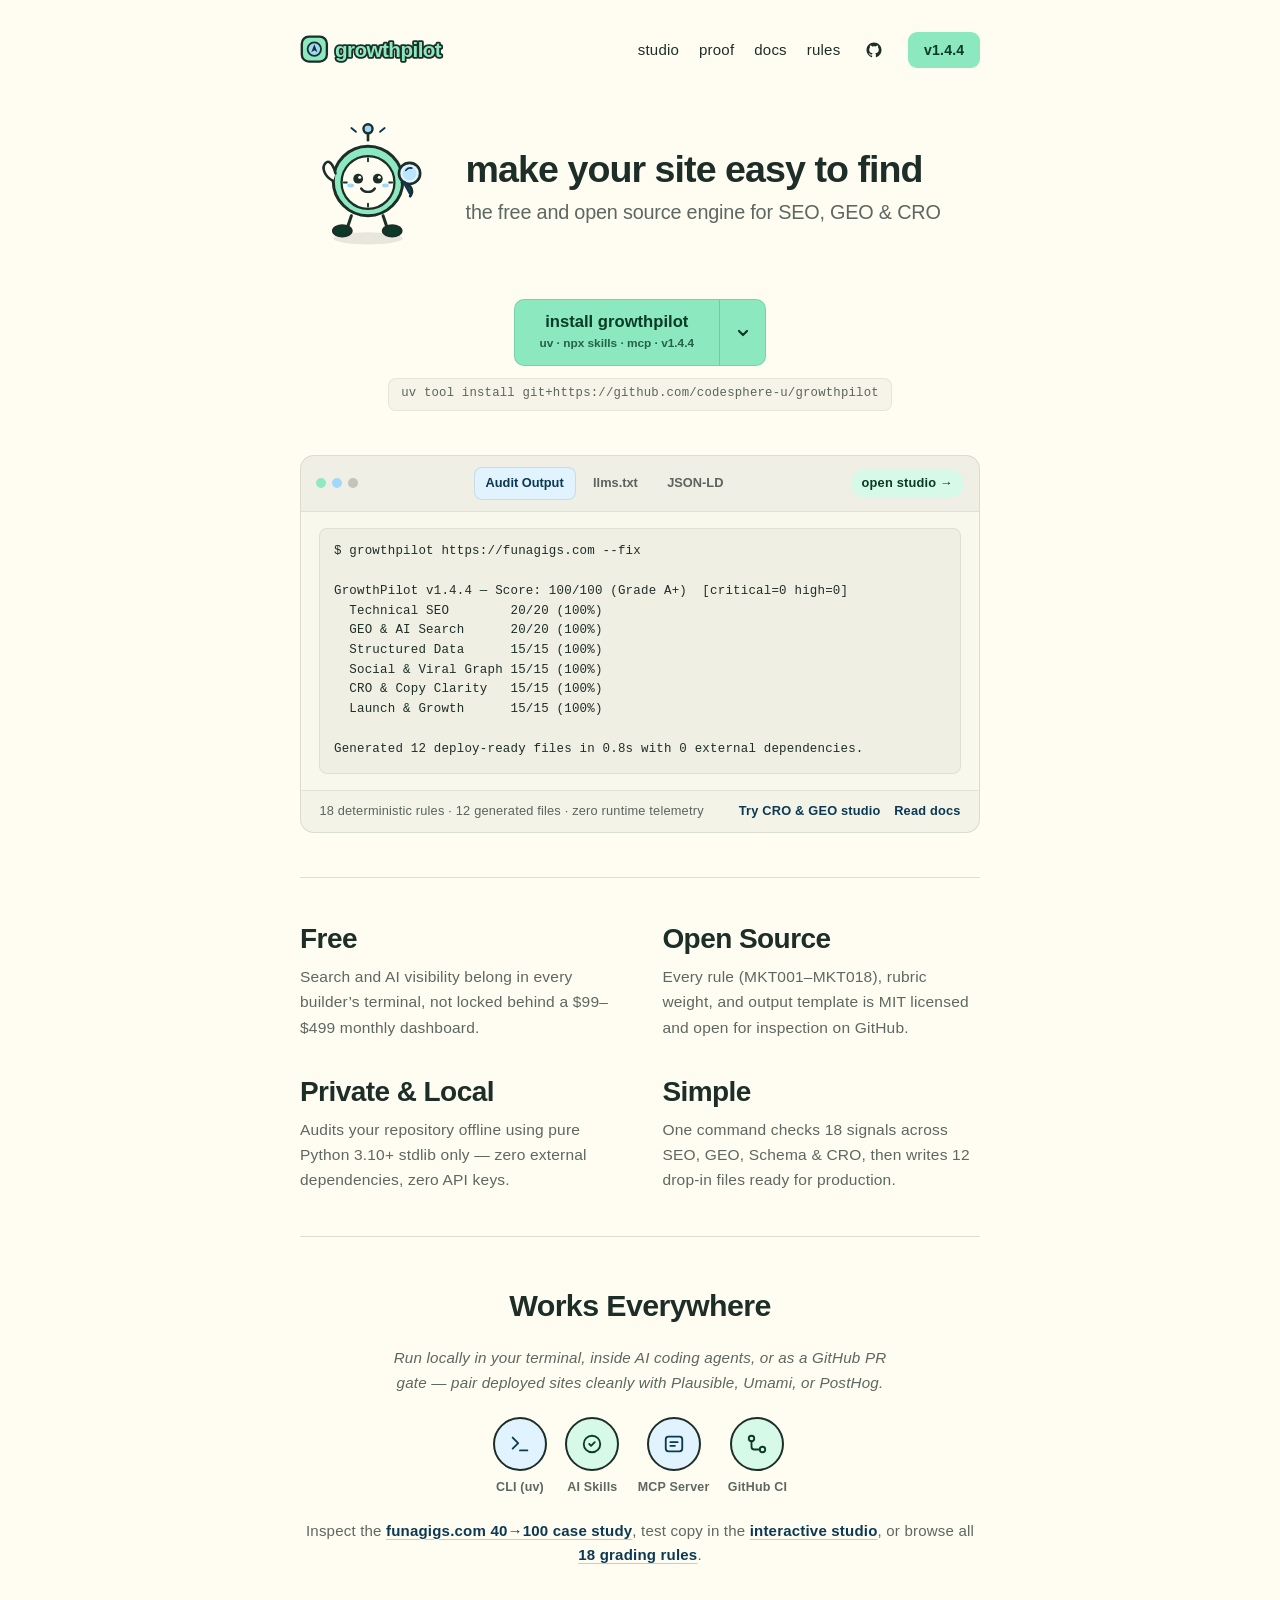
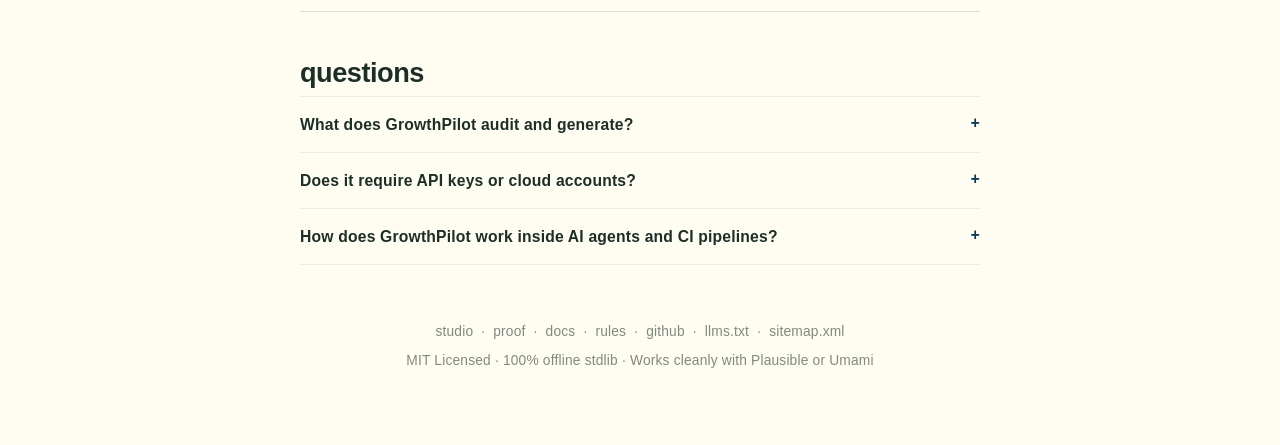
<file: website/index.html>
<!doctype html>
<html lang="en">
  <head>
    <meta charset="utf-8" />
    <meta name="viewport" content="width=device-width, initial-scale=1.0" />
    <title>GrowthPilot — Autonomous SEO, GEO/AEO &amp; CRO Engine</title>
    <meta
      name="description"
      content="Free, zero-dependency engine auditing codebases and live URLs across 18 SEO, GEO (llms.txt), Schema.org &amp; CRO rules to build 12 ready-to-deploy assets."
    />
    <meta
      name="keywords"
      content="GrowthPilot, technical SEO audit, GEO, AEO, llms.txt generator, Schema.org JSON-LD, CRO grader, SARIF CI"
    />
    <meta name="author" content="GrowthPilot Contributors" />
    <meta name="robots" content="index, follow" />
    <meta name="theme-color" content="#fffdf2" />
    <link rel="canonical" href="https://codesphere-u.github.io/growthpilot/" />
    <link rel="icon" type="image/svg+xml" href="./favicon.svg?v=1.4.4" />
    <link rel="manifest" href="./manifest.webmanifest" />

    <meta property="og:type" content="website" />
    <meta property="og:url" content="https://codesphere-u.github.io/growthpilot/" />
    <meta property="og:site_name" content="GrowthPilot" />
    <meta property="og:title" content="GrowthPilot — Autonomous SEO, GEO/AEO &amp; CRO Engine" />
    <meta
      property="og:description"
      content="18 deterministic rules. 12 deploy-ready files. Audit repos and live URLs for search engines, AI answer engines, and conversions locally."
    />
    <meta property="og:image" content="https://codesphere-u.github.io/growthpilot/og-image.svg" />
    <meta property="og:image:width" content="1200" />
    <meta property="og:image:height" content="630" />
    <meta property="og:image:alt" content="GrowthPilot mint and sky social card showing 100/100 Grade A+ score" />

    <meta name="twitter:card" content="summary_large_image" />
    <meta name="twitter:title" content="GrowthPilot — Autonomous SEO, GEO/AEO &amp; CRO Engine" />
    <meta
      name="twitter:description"
      content="Zero-dependency CLI, MCP server &amp; CI gate for SEO, llms.txt (GEO/AEO), JSON-LD schema, and high-converting copy."
    />
    <meta name="twitter:image" content="https://codesphere-u.github.io/growthpilot/og-image.svg" />

    <link rel="stylesheet" href="./styles.css?v=1.4.4" />

    <script type="application/ld+json">
      {
        "@context": "https://schema.org",
        "@graph": [
          {
            "@type": "Organization",
            "@id": "https://codesphere-u.github.io/growthpilot/#org",
            "name": "GrowthPilot",
            "url": "https://codesphere-u.github.io/growthpilot/",
            "sameAs": [
              "https://github.com/codesphere-u/growthpilot"
            ]
          },
          {
            "@type": "WebSite",
            "@id": "https://codesphere-u.github.io/growthpilot/#website",
            "url": "https://codesphere-u.github.io/growthpilot/",
            "name": "GrowthPilot",
            "publisher": {
              "@id": "https://codesphere-u.github.io/growthpilot/#org"
            }
          },
          {
            "@type": "SoftwareApplication",
            "@id": "https://codesphere-u.github.io/growthpilot/#software",
            "name": "GrowthPilot",
            "applicationCategory": "DeveloperApplication",
            "operatingSystem": "macOS, Linux, Windows",
            "softwareVersion": "1.4.4",
            "license": "https://opensource.org/licenses/MIT",
            "url": "https://codesphere-u.github.io/growthpilot/",
            "downloadUrl": "https://github.com/codesphere-u/growthpilot",
            "description": "Zero-dependency autonomous marketing, technical SEO, GEO/AEO (llms.txt), Schema.org JSON-LD, and CRO engine with CLI, MCP server, and GitHub Action support.",
            "publisher": {
              "@id": "https://codesphere-u.github.io/growthpilot/#org"
            },
            "offers": {
              "@type": "Offer",
              "price": "0",
              "priceCurrency": "USD"
            }
          },
          {
            "@type": "FAQPage",
            "mainEntity": [
              {
                "@type": "Question",
                "name": "What does GrowthPilot audit and generate?",
                "acceptedAnswer": {
                  "@type": "Answer",
                  "text": "GrowthPilot scores any local repository or live URL across 18 rules spanning Technical SEO, GEO & AI Search, Structured Data, Social Graph, CRO & Copy, and Launch readiness — generating 12 files including llms.txt, robots.txt, sitemap.xml, SEO_SCHEMA.jsonld, and HEAD_TAGS.html."
                }
              },
              {
                "@type": "Question",
                "name": "Does it require API keys or cloud accounts?",
                "acceptedAnswer": {
                  "@type": "Answer",
                  "text": "No. GrowthPilot runs 100% locally on Python 3.10+ using only the standard library with zero external runtime dependencies and zero telemetry."
                }
              },
              {
                "@type": "Question",
                "name": "How does GrowthPilot work inside AI agents and CI pipelines?",
                "acceptedAnswer": {
                  "@type": "Answer",
                  "text": "Install it as a skill in Claude Code, Cursor, Codex, or Antigravity, start its stdio MCP server with growthpilot --mcp, or add the codesphere-u/growthpilot GitHub Action with SARIF 2.1.0 upload."
                }
              }
            ]
          }
        ]
      }
    </script>
  </head>
  <body>
    <div class="page-col">
      <header class="site-header">
        <a class="brand-link" href="./" aria-label="GrowthPilot home">
          <svg class="brand-wordmark-svg" width="190" height="36" viewBox="0 0 212 40" fill="none" role="img" aria-label="growthpilot">
            <rect x="2" y="5" width="28" height="28" rx="8" fill="#8ce9bf" stroke="#1d2e28" stroke-width="2.6" />
            <circle cx="16" cy="19" r="7.5" fill="#9dd8fb" stroke="#1d2e28" stroke-width="2" />
            <path d="M16 13.5L19.4 22.5L16 20.4L12.6 22.5L16 13.5Z" fill="#1d2e28" />
            <text x="39" y="28" font-family="-apple-system, BlinkMacSystemFont, 'Segoe UI', Roboto, sans-serif" font-size="23" font-weight="800" letter-spacing="-0.6" fill="none" stroke="#1d2e28" stroke-width="4" stroke-linejoin="round">growthpilot</text>
            <text x="39" y="28" font-family="-apple-system, BlinkMacSystemFont, 'Segoe UI', Roboto, sans-serif" font-size="23" font-weight="800" letter-spacing="-0.6" fill="#8ce9bf">growthpilot</text>
          </svg>
        </a>

        <nav class="header-nav" aria-label="Primary navigation">
          <a href="./studio.html">studio</a>
          <a href="./proof.html">proof</a>
          <a href="./docs.html">docs</a>
          <a href="./rules.html">rules</a>
          <a
            class="icon-link"
            href="https://github.com/codesphere-u/growthpilot"
            target="_blank"
            rel="noopener noreferrer"
            aria-label="GrowthPilot on GitHub"
          >
            <svg width="18" height="18" viewBox="0 0 24 24" fill="currentColor" aria-hidden="true">
              <path
                d="M12 2C6.477 2 2 6.484 2 12.017c0 4.425 2.865 8.18 6.839 9.504.5.092.682-.217.682-.483 0-.237-.008-.868-.013-1.703-2.782.605-3.369-1.343-3.369-1.343-.454-1.158-1.11-1.466-1.11-1.466-.908-.62.069-.608.069-.608 1.003.07 1.53 1.032 1.53 1.032.892 1.53 2.341 1.088 2.91.832.092-.647.35-1.088.636-1.338-2.22-.253-4.555-1.113-4.555-4.951 0-1.093.39-1.988 1.029-2.688-.103-.253-.446-1.272.098-2.65 0 0 .84-.27 2.75 1.026A9.564 9.564 0 0112 6.844c.85.004 1.705.115 2.504.337 1.909-1.296 2.747-1.027 2.747-1.027.546 1.379.202 2.398.1 2.651.64.7 1.028 1.595 1.028 2.688 0 3.848-2.339 4.695-4.566 4.943.359.309.678.92.678 1.855 0 1.338-.012 2.419-.012 2.747 0 .268.18.58.688.482A10.019 10.019 0 0022 12.017C22 6.484 17.522 2 12 2z"
              />
            </svg>
          </a>
          <a
            class="nav-pill"
            href="https://github.com/codesphere-u/growthpilot/releases"
            target="_blank"
            rel="noopener noreferrer"
          >
            v1.4.4
          </a>
        </nav>
      </header>

      <main>
        <section class="hero-duo" aria-labelledby="hero-title">
          <div class="mascot-wrap">
            <!-- Original GrowthPilot vintage-editorial compass scout mascot in mint green & sky blue -->
            <svg
              width="136"
              height="136"
              viewBox="0 0 180 180"
              fill="none"
              role="img"
              aria-label="GrowthPilot compass scout mascot inspecting signals with a sky-blue magnifying lens"
            >
              <ellipse cx="90" cy="158" rx="46" ry="8" fill="#1d2e28" fill-opacity="0.1" />
              <path d="M68 128L62 146" stroke="#1d2e28" stroke-width="4" stroke-linecap="round" />
              <ellipse cx="56" cy="148" rx="12" ry="7" fill="#093b26" stroke="#1d2e28" stroke-width="3.5" />
              <path d="M110 128L116 146" stroke="#1d2e28" stroke-width="4" stroke-linecap="round" />
              <ellipse cx="122" cy="148" rx="12" ry="7" fill="#093b26" stroke="#1d2e28" stroke-width="3.5" />

              <path d="M90 28L90 16" stroke="#1d2e28" stroke-width="3.5" stroke-linecap="round" />
              <circle cx="90" cy="13" r="6" fill="#9dd8fb" stroke="#1d2e28" stroke-width="3.2" />
              <path d="M74 17L68 12M106 17L112 12" stroke="#0b3954" stroke-width="2.5" stroke-linecap="round" />

              <circle cx="90" cy="82" r="46" fill="#8ce9bf" stroke="#1d2e28" stroke-width="4" />
              <circle cx="90" cy="84" r="35" fill="#fffdf2" stroke="#1d2e28" stroke-width="3" />
              <path d="M90 52V56M90 112V116M58 84H62M118 84H122" stroke="#093b26" stroke-width="2.5" stroke-linecap="round" />

              <circle cx="77" cy="79" r="6.5" fill="#1d2e28" />
              <circle cx="79" cy="77" r="2" fill="#fffdf2" />
              <circle cx="103" cy="79" r="6.5" fill="#1d2e28" />
              <circle cx="105" cy="77" r="2" fill="#fffdf2" />
              <ellipse cx="67" cy="88" rx="4.5" ry="2.5" fill="#9dd8fb" />
              <ellipse cx="113" cy="88" rx="4.5" ry="2.5" fill="#9dd8fb" />
              <path d="M81 92C85 98 95 98 99 92" stroke="#1d2e28" stroke-width="3.2" stroke-linecap="round" />

              <path d="M44 82C32 76 28 64 34 58C40 52 46 66 47 72" fill="#fffdf2" stroke="#1d2e28" stroke-width="3.5" stroke-linecap="round" stroke-linejoin="round" />
              <path d="M135 84C146 86 151 94 146 102" stroke="#1d2e28" stroke-width="4" stroke-linecap="round" />
              <circle cx="145" cy="72" r="14" fill="#e0f3fe" stroke="#1d2e28" stroke-width="3.5" />
              <circle cx="145" cy="72" r="9" fill="#9dd8fb" fill-opacity="0.55" />
              <path d="M140 68C142 65 145 64 148 65" stroke="#0b3954" stroke-width="2.2" stroke-linecap="round" />
              <path d="M138 84L146 98" stroke="#0b3954" stroke-width="4.5" stroke-linecap="round" />
            </svg>
          </div>

          <div class="hero-copy">
            <h1 id="hero-title">make your site easy to find</h1>
            <p class="hero-sub">
              the free and open source engine for SEO, GEO &amp; CRO
            </p>
          </div>
        </section>

        <section class="cta-area" aria-label="Install GrowthPilot">
          <div class="split-btn-group">
            <button type="button" class="split-main" id="cta-main-btn">
              <strong>install growthpilot</strong>
              <span id="hero-cmd-sub">uv · npx skills · mcp · v1.4.4</span>
            </button>
            <button
              type="button"
              class="split-caret"
              id="cta-caret-btn"
              aria-expanded="false"
              aria-controls="cta-popover"
              aria-label="Choose runtime target"
            >
              <svg width="16" height="16" viewBox="0 0 16 16" fill="none" aria-hidden="true">
                <path
                  d="M4 6L8 10L12 6"
                  stroke="currentColor"
                  stroke-width="2.2"
                  stroke-linecap="round"
                  stroke-linejoin="round"
                />
              </svg>
            </button>
          </div>

          <code class="cmd-caption" id="hero-cmd">uv tool install git+https://github.com/codesphere-u/growthpilot</code>

          <div class="cta-popover" id="cta-popover" role="region" aria-label="Installation options" hidden>
            <div class="pop-tabs" role="tablist" aria-label="Runtime mode">
              <button type="button" class="pop-tab active" role="tab" aria-selected="true" data-persona="cli">
                CLI (uv)
              </button>
              <button type="button" class="pop-tab" role="tab" aria-selected="false" data-persona="agent">
                AI Skill
              </button>
              <button type="button" class="pop-tab" role="tab" aria-selected="false" data-persona="mcp">
                MCP
              </button>
              <button type="button" class="pop-tab" role="tab" aria-selected="false" data-persona="ci">
                GitHub CI
              </button>
            </div>

            <div class="pop-cmd">
              <code id="pop-cmd-code">uv tool install git+https://github.com/codesphere-u/growthpilot &amp;&amp; growthpilot .</code>
              <button type="button" class="action-mini" id="pop-copy-btn">Copy</button>
            </div>
          </div>
        </section>

        <section class="preview-frame" aria-label="GrowthPilot preview">
          <div class="frame-bar">
            <div class="dots" aria-hidden="true">
              <span></span><span></span><span></span>
            </div>
            <div class="frame-tabs" role="tablist" aria-label="Preview view">
              <button type="button" class="frame-tab active" role="tab" aria-selected="true" data-homeview="term">
                Audit Output
              </button>
              <button type="button" class="frame-tab" role="tab" aria-selected="false" data-homeview="llms">
                llms.txt
              </button>
              <button type="button" class="frame-tab" role="tab" aria-selected="false" data-homeview="schema">
                JSON-LD
              </button>
            </div>
            <a class="frame-open-link" href="./studio.html">open studio →</a>
          </div>

          <div class="preview-body">
            <pre class="code-block" id="home-preview-code">$ growthpilot https://funagigs.com --fix

GrowthPilot v1.4.4 — Score: 100/100 (Grade A+)  [critical=0 high=0]
  Technical SEO        20/20 (100%)
  GEO &amp; AI Search      20/20 (100%)
  Structured Data      15/15 (100%)
  Social &amp; Viral Graph 15/15 (100%)
  CRO &amp; Copy Clarity   15/15 (100%)
  Launch &amp; Growth      15/15 (100%)

Generated 12 deploy-ready files in 0.8s with 0 external dependencies.</pre>
          </div>

          <div class="preview-foot">
            <span>18 deterministic rules · 12 generated files · zero runtime telemetry</span>
            <div class="preview-foot-links">
              <a href="./studio.html">Try CRO &amp; GEO studio</a>
              <a href="./docs.html">Read docs</a>
            </div>
          </div>
        </section>

        <hr class="hairline" />

        <section class="editorial-grid" aria-label="Core principles">
          <div>
            <h2>Free</h2>
            <p>
              Search and AI visibility belong in every builder’s terminal, not locked behind a $99–$499 monthly dashboard.
            </p>
          </div>

          <div>
            <h2>Open Source</h2>
            <p>
              Every rule (MKT001–MKT018), rubric weight, and output template is MIT licensed and open for inspection on GitHub.
            </p>
          </div>

          <div>
            <h2>Private &amp; Local</h2>
            <p>
              Audits your repository offline using pure Python 3.10+ stdlib only — zero external dependencies, zero API keys.
            </p>
          </div>

          <div>
            <h2>Simple</h2>
            <p>
              One command checks 18 signals across SEO, GEO, Schema &amp; CRO, then writes 12 drop-in files ready for production.
            </p>
          </div>
        </section>

        <hr class="hairline" />

        <section class="ecosystem-section" aria-labelledby="eco-title">
          <h2 id="eco-title">Works Everywhere</h2>
          <p class="ecosystem-sub">
            Run locally in your terminal, inside AI coding agents, or as a GitHub PR gate — pair deployed sites cleanly with Plausible, Umami, or PostHog.
          </p>

          <div class="eco-badges" aria-label="Supported integrations">
            <a class="eco-item" href="./docs.html#quickstart">
              <span class="eco-circle" aria-hidden="true">
                <svg width="22" height="22" viewBox="0 0 24 24" fill="none" stroke="currentColor" stroke-width="2" stroke-linecap="round" stroke-linejoin="round"><polyline points="4 17 10 11 4 5"/><line x1="12" y1="19" x2="20" y2="19"/></svg>
              </span>
              <span>CLI (uv)</span>
            </a>

            <a class="eco-item" href="./docs.html#agents">
              <span class="eco-circle" aria-hidden="true">
                <svg width="22" height="22" viewBox="0 0 24 24" fill="none" stroke="currentColor" stroke-width="2" stroke-linecap="round" stroke-linejoin="round"><circle cx="12" cy="12" r="9"/><path d="M9 12l2 2 4-4"/></svg>
              </span>
              <span>AI Skills</span>
            </a>

            <a class="eco-item" href="./docs.html#mcp">
              <span class="eco-circle" aria-hidden="true">
                <svg width="22" height="22" viewBox="0 0 24 24" fill="none" stroke="currentColor" stroke-width="2" stroke-linecap="round" stroke-linejoin="round"><rect x="3" y="4" width="18" height="16" rx="3"/><path d="M8 10h8M8 14h5"/></svg>
              </span>
              <span>MCP Server</span>
            </a>

            <a class="eco-item" href="./docs.html#ci">
              <span class="eco-circle" aria-hidden="true">
                <svg width="22" height="22" viewBox="0 0 24 24" fill="none" stroke="currentColor" stroke-width="2" stroke-linecap="round" stroke-linejoin="round"><circle cx="6" cy="6" r="3"/><circle cx="18" cy="18" r="3"/><path d="M6 9v6a3 3 0 0 0 3 3h6"/></svg>
              </span>
              <span>GitHub CI</span>
            </a>
          </div>

          <p class="inline-cta-links">
            Inspect the <a href="./proof.html">funagigs.com 40→100 case study</a>, test copy in the <a href="./studio.html">interactive studio</a>, or browse all <a href="./rules.html">18 grading rules</a>.
          </p>
        </section>

        <hr class="hairline" />

        <section id="faq" aria-labelledby="faq-title">
          <h2 id="faq-title" class="sec-title">questions</h2>
          <div class="faq-stack">
            <details class="faq-item">
              <summary>What does GrowthPilot audit and generate?</summary>
              <p>
                GrowthPilot scores any local repository or live URL across 18 rules spanning Technical SEO, GEO &amp; AI Search, Structured Data, Social Graph, CRO &amp; Copy, and Launch readiness — generating 12 files including <code>llms.txt</code>, <code>robots.txt</code>, <code>sitemap.xml</code>, <code>SEO_SCHEMA.jsonld</code>, and <code>HEAD_TAGS.html</code>.
              </p>
            </details>

            <details class="faq-item">
              <summary>Does it require API keys or cloud accounts?</summary>
              <p>
                No. GrowthPilot runs 100% locally on Python 3.10+ using only the standard library with zero external runtime dependencies and zero telemetry.
              </p>
            </details>

            <details class="faq-item">
              <summary>How does GrowthPilot work inside AI agents and CI pipelines?</summary>
              <p>
                Install it as a skill in Claude Code, Cursor, Codex, or Antigravity, start its stdio MCP server with <code>growthpilot --mcp</code>, or add the <code>codesphere-u/growthpilot</code> GitHub Action with SARIF 2.1.0 upload.
              </p>
            </details>
          </div>
        </section>
      </main>

      <footer class="site-footer">
        <div class="footer-links">
          <a href="./studio.html">studio</a>
          <span>·</span>
          <a href="./proof.html">proof</a>
          <span>·</span>
          <a href="./docs.html">docs</a>
          <span>·</span>
          <a href="./rules.html">rules</a>
          <span>·</span>
          <a href="https://github.com/codesphere-u/growthpilot" target="_blank" rel="noopener noreferrer">github</a>
          <span>·</span>
          <a href="./llms.txt">llms.txt</a>
          <span>·</span>
          <a href="./sitemap.xml">sitemap.xml</a>
        </div>
        <div>MIT Licensed · 100% offline stdlib · Works cleanly with Plausible or Umami</div>
      </footer>
    </div>

    <div class="toast" id="toast" role="status" aria-live="polite"></div>
    <script src="./app.js?v=1.4.4" defer></script>
  </body>
</html>
</file>
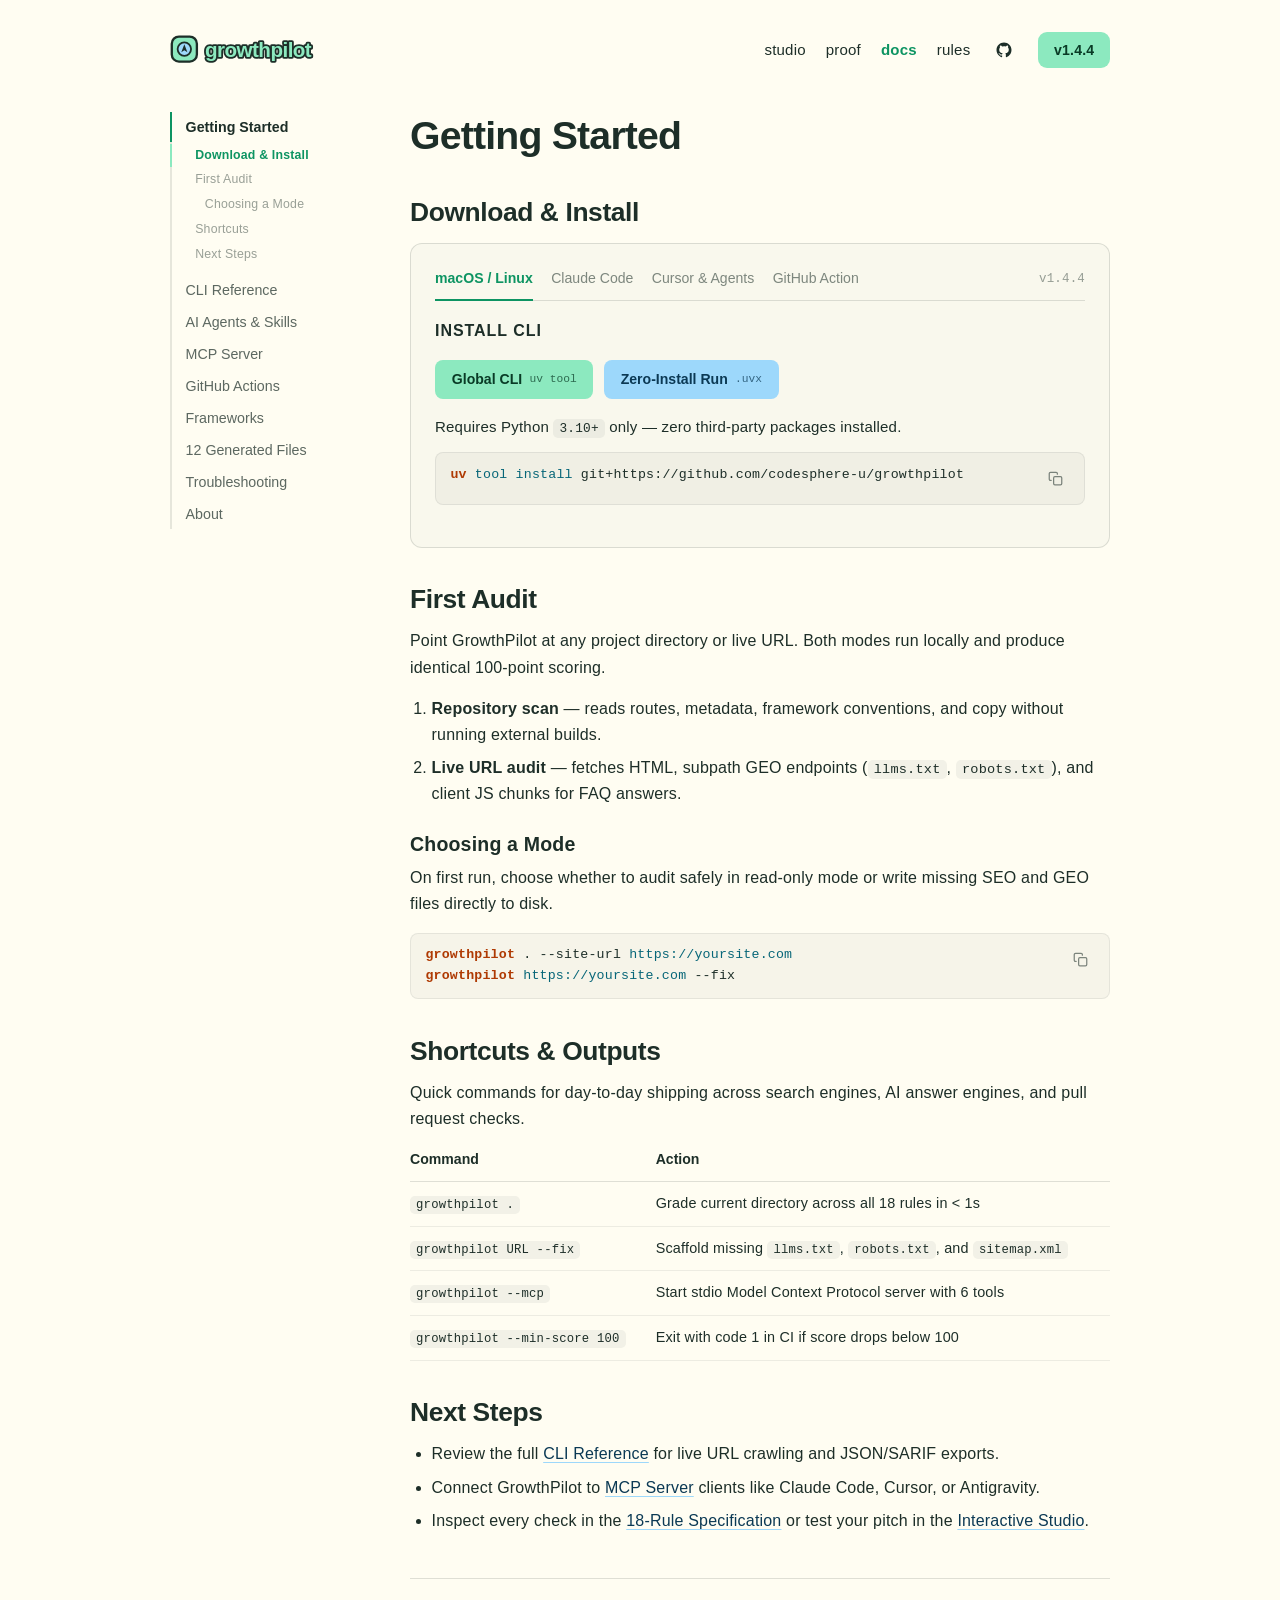
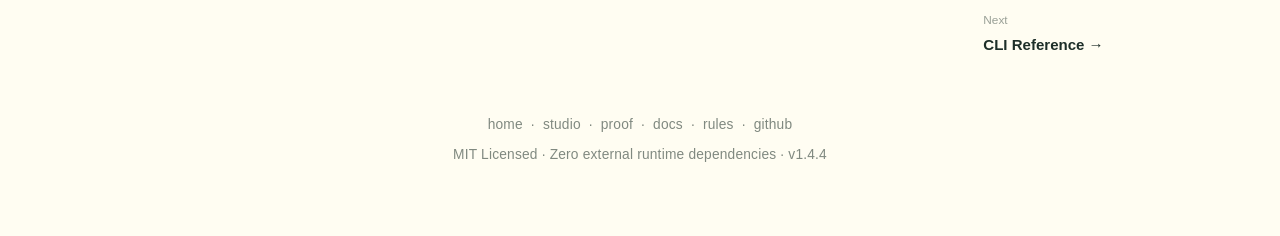
<file: website/docs.html>
<!doctype html>
<html lang="en">
  <head>
    <meta charset="utf-8" />
    <meta name="viewport" content="width=device-width, initial-scale=1.0" />
    <title>GrowthPilot — Documentation, CLI &amp; MCP Guide</title>
    <meta
      name="description"
      content="Install GrowthPilot via uv, Claude Code, Cursor or GitHub Actions. Complete CLI flags, MCP tool schemas, framework placement &amp; SARIF CI guide."
    />
    <meta name="robots" content="index, follow" />
    <meta name="theme-color" content="#fffdf2" />
    <link rel="canonical" href="https://codesphere-u.github.io/growthpilot/docs.html" />
    <link rel="icon" type="image/svg+xml" href="./favicon.svg?v=1.4.4" />
    <link rel="manifest" href="./manifest.webmanifest" />

    <meta property="og:type" content="website" />
    <meta property="og:url" content="https://codesphere-u.github.io/growthpilot/docs.html" />
    <meta property="og:title" content="GrowthPilot — Documentation, CLI &amp; MCP Guide" />
    <meta
      property="og:description"
      content="Quickstart installation, MCP server setup, GitHub Actions SARIF CI gates, framework asset guides, and full CLI flag reference."
    />
    <meta property="og:image" content="https://codesphere-u.github.io/growthpilot/og-image.svg" />
    <meta name="twitter:card" content="summary_large_image" />
    <meta name="twitter:title" content="GrowthPilot — Documentation, CLI &amp; MCP Guide" />
    <meta
      name="twitter:description"
      content="Run GrowthPilot locally, connect it via stdio MCP to coding agents, or gate every pull request in GitHub Actions."
    />
    <meta name="twitter:image" content="https://codesphere-u.github.io/growthpilot/og-image.svg" />

    <style>
      [hidden] { display: none !important; }
      .page-col-docs { width: min(940px, 100% - 2rem); margin-inline: auto; }
      .brand-wordmark-svg { height: 36px; width: 190px; display: block; }
      .docs-layout { display: flex; align-items: flex-start; gap: 2.75rem; width: 100%; min-width: 0; }
      .docs-sidebar { flex: 0 0 196px; width: 196px; position: sticky; top: 2rem; }
      .docs-mobile-nav { display: none; }
    </style>
    <link rel="stylesheet" href="./styles.css?v=1.4.4" />
  </head>
  <body>
    <div class="page-col page-col-docs">
      <header class="site-header">
        <a class="brand-link" href="./" aria-label="GrowthPilot home">
          <svg class="brand-wordmark-svg" width="190" height="36" viewBox="0 0 212 40" fill="none" role="img" aria-label="growthpilot">
            <rect x="2" y="5" width="28" height="28" rx="8" fill="#8ce9bf" stroke="#1d2e28" stroke-width="2.6" />
            <circle cx="16" cy="19" r="7.5" fill="#9dd8fb" stroke="#1d2e28" stroke-width="2" />
            <path d="M16 13.5L19.4 22.5L16 20.4L12.6 22.5L16 13.5Z" fill="#1d2e28" />
            <text x="39" y="28" font-family="-apple-system, BlinkMacSystemFont, 'Segoe UI', Roboto, sans-serif" font-size="23" font-weight="800" letter-spacing="-0.6" fill="none" stroke="#1d2e28" stroke-width="4" stroke-linejoin="round">growthpilot</text>
            <text x="39" y="28" font-family="-apple-system, BlinkMacSystemFont, 'Segoe UI', Roboto, sans-serif" font-size="23" font-weight="800" letter-spacing="-0.6" fill="#8ce9bf">growthpilot</text>
          </svg>
        </a>

        <nav class="header-nav" aria-label="Primary navigation">
          <a href="./studio.html">studio</a>
          <a href="./proof.html">proof</a>
          <a class="active" href="./docs.html" aria-current="page">docs</a>
          <a href="./rules.html">rules</a>
          <a
            class="icon-link"
            href="https://github.com/codesphere-u/growthpilot"
            target="_blank"
            rel="noopener noreferrer"
            aria-label="GrowthPilot on GitHub"
          >
            <svg width="18" height="18" viewBox="0 0 24 24" fill="currentColor" aria-hidden="true">
              <path
                d="M12 2C6.477 2 2 6.484 2 12.017c0 4.425 2.865 8.18 6.839 9.504.5.092.682-.217.682-.483 0-.237-.008-.868-.013-1.703-2.782.605-3.369-1.343-3.369-1.343-.454-1.158-1.11-1.466-1.11-1.466-.908-.62.069-.608.069-.608 1.003.07 1.53 1.032 1.53 1.032.892 1.53 2.341 1.088 2.91.832.092-.647.35-1.088.636-1.338-2.22-.253-4.555-1.113-4.555-4.951 0-1.093.39-1.988 1.029-2.688-.103-.253-.446-1.272.098-2.65 0 0 .84-.27 2.75 1.026A9.564 9.564 0 0112 6.844c.85.004 1.705.115 2.504.337 1.909-1.296 2.747-1.027 2.747-1.027.546 1.379.202 2.398.1 2.651.64.7 1.028 1.595 1.028 2.688 0 3.848-2.339 4.695-4.566 4.943.359.309.678.92.678 1.855 0 1.338-.012 2.419-.012 2.747 0 .268.18.58.688.482A10.019 10.019 0 0022 12.017C22 6.484 17.522 2 12 2z"
              />
            </svg>
          </a>
          <a
            class="nav-pill"
            href="https://github.com/codesphere-u/growthpilot/releases"
            target="_blank"
            rel="noopener noreferrer"
          >
            v1.4.4
          </a>
        </nav>
      </header>

      <main>
        <div class="docs-mobile-nav" aria-label="Documentation chapters mobile switcher">
          <button type="button" class="docs-mobile-chip active" data-doc-target="getting-started">Getting Started</button>
          <button type="button" class="docs-mobile-chip" data-doc-target="cli">CLI Reference</button>
          <button type="button" class="docs-mobile-chip" data-doc-target="agents">AI Agents</button>
          <button type="button" class="docs-mobile-chip" data-doc-target="mcp">MCP Server</button>
          <button type="button" class="docs-mobile-chip" data-doc-target="ci">GitHub CI</button>
          <button type="button" class="docs-mobile-chip" data-doc-target="frameworks">Frameworks</button>
          <button type="button" class="docs-mobile-chip" data-doc-target="artifacts">12 Files</button>
          <button type="button" class="docs-mobile-chip" data-doc-target="troubleshooting">Troubleshooting</button>
          <button type="button" class="docs-mobile-chip" data-doc-target="about">About</button>
        </div>

        <div class="docs-layout">
          <aside class="docs-sidebar" aria-label="Documentation navigation">
            <nav>
              <ul class="docs-rail">
                <li class="doc-nav-item">
                  <button type="button" class="doc-nav-link active" data-doc-target="getting-started">Getting Started</button>
                  <ul class="doc-subrail open" data-subrail="getting-started">
                    <li><a class="doc-sub-link active" href="#quickstart" data-doc-anchor="getting-started">Download &amp; Install</a></li>
                    <li><a class="doc-sub-link" href="#first-audit" data-doc-anchor="getting-started">First Audit</a></li>
                    <li><a class="doc-sub-link sub-h3" href="#choosing-mode" data-doc-anchor="getting-started">Choosing a Mode</a></li>
                    <li><a class="doc-sub-link" href="#shortcuts" data-doc-anchor="getting-started">Shortcuts</a></li>
                    <li><a class="doc-sub-link" href="#next-steps" data-doc-anchor="getting-started">Next Steps</a></li>
                  </ul>
                </li>

                <li class="doc-nav-item">
                  <button type="button" class="doc-nav-link" data-doc-target="cli">CLI Reference</button>
                  <ul class="doc-subrail" data-subrail="cli">
                    <li><a class="doc-sub-link" href="#cli-targets" data-doc-anchor="cli">1. Target &amp; Live URLs</a></li>
                    <li><a class="doc-sub-link" href="#cli-gates" data-doc-anchor="cli">2. Quality Gates</a></li>
                    <li><a class="doc-sub-link" href="#flags" data-doc-anchor="cli">3. All CLI Flags</a></li>
                  </ul>
                </li>

                <li class="doc-nav-item">
                  <button type="button" class="doc-nav-link" data-doc-target="agents">AI Agents &amp; Skills</button>
                  <ul class="doc-subrail" data-subrail="agents">
                    <li><a class="doc-sub-link" href="#agents-install" data-doc-anchor="agents">1. Install via npx skills</a></li>
                    <li><a class="doc-sub-link" href="#agents-claude" data-doc-anchor="agents">2. Claude Code Plugin</a></li>
                    <li><a class="doc-sub-link" href="#agents-cursor" data-doc-anchor="agents">3. Cursor &amp; Antigravity</a></li>
                  </ul>
                </li>

                <li class="doc-nav-item">
                  <button type="button" class="doc-nav-link" data-doc-target="mcp">MCP Server</button>
                  <ul class="doc-subrail" data-subrail="mcp">
                    <li><a class="doc-sub-link" href="#mcp-config" data-doc-anchor="mcp">1. stdio Config</a></li>
                    <li><a class="doc-sub-link" href="#mcp-tools" data-doc-anchor="mcp">2. 6 Native Tools</a></li>
                    <li><a class="doc-sub-link" href="#mcp-payloads" data-doc-anchor="mcp">3. Tool Arguments</a></li>
                  </ul>
                </li>

                <li class="doc-nav-item">
                  <button type="button" class="doc-nav-link" data-doc-target="ci">GitHub Actions</button>
                  <ul class="doc-subrail" data-subrail="ci">
                    <li><a class="doc-sub-link" href="#ci-workflow" data-doc-anchor="ci">1. PR Quality Gate</a></li>
                    <li><a class="doc-sub-link" href="#ci-sarif" data-doc-anchor="ci">2. SARIF 2.1.0 Alerts</a></li>
                    <li><a class="doc-sub-link" href="#ci-inputs" data-doc-anchor="ci">3. Action Inputs</a></li>
                  </ul>
                </li>

                <li class="doc-nav-item">
                  <button type="button" class="doc-nav-link" data-doc-target="frameworks">Frameworks</button>
                  <ul class="doc-subrail" data-subrail="frameworks">
                    <li><a class="doc-sub-link" href="#fw-nextjs" data-doc-anchor="frameworks">Next.js App Router</a></li>
                    <li><a class="doc-sub-link" href="#fw-static" data-doc-anchor="frameworks">Static HTML &amp; Astro</a></li>
                    <li><a class="doc-sub-link" href="#fw-backend" data-doc-anchor="frameworks">Python &amp; Node APIs</a></li>
                  </ul>
                </li>

                <li class="doc-nav-item">
                  <button type="button" class="doc-nav-link" data-doc-target="artifacts">12 Generated Files</button>
                  <ul class="doc-subrail" data-subrail="artifacts">
                    <li><a class="doc-sub-link" href="#art-geo" data-doc-anchor="artifacts">Discovery &amp; GEO</a></li>
                    <li><a class="doc-sub-link" href="#art-schema" data-doc-anchor="artifacts">Schema &amp; Social</a></li>
                    <li><a class="doc-sub-link" href="#art-reports" data-doc-anchor="artifacts">Playbooks &amp; Reports</a></li>
                  </ul>
                </li>

                <li class="doc-nav-item">
                  <button type="button" class="doc-nav-link" data-doc-target="troubleshooting">Troubleshooting</button>
                  <ul class="doc-subrail" data-subrail="troubleshooting">
                    <li><a class="doc-sub-link" href="#ts-subpath" data-doc-anchor="troubleshooting">Subpath GitHub Pages</a></li>
                    <li><a class="doc-sub-link" href="#ts-faq" data-doc-anchor="troubleshooting">Next.js Client FAQs</a></li>
                    <li><a class="doc-sub-link" href="#ts-slop" data-doc-anchor="troubleshooting">Slop Word Flags</a></li>
                  </ul>
                </li>

                <li class="doc-nav-item">
                  <button type="button" class="doc-nav-link" data-doc-target="about">About</button>
                  <ul class="doc-subrail" data-subrail="about">
                    <li><a class="doc-sub-link" href="#about-story" data-doc-anchor="about">Origin Story</a></li>
                    <li><a class="doc-sub-link" href="#about-goals" data-doc-anchor="about">Project Goals</a></li>
                    <li><a class="doc-sub-link" href="#about-hood" data-doc-anchor="about">Under the Hood</a></li>
                  </ul>
                </li>
              </ul>
            </nav>
          </aside>

          <article class="doc-content">
            <h1 id="doc-chapter-title">Getting Started</h1>

            <!-- Chapter 1: Getting Started -->
            <section class="doc-chapter" data-chapter="getting-started">
              <h2 id="quickstart">Download &amp; Install</h2>

              <div class="handy-card" id="install-widget">
                <div class="handy-tabs-bar">
                  <div class="handy-tabs" role="tablist" aria-label="Install method">
                    <button type="button" class="handy-tab active" role="tab" aria-selected="true" data-installtab="uv">macOS / Linux</button>
                    <button type="button" class="handy-tab" role="tab" aria-selected="false" data-installtab="claude">Claude Code</button>
                    <button type="button" class="handy-tab" role="tab" aria-selected="false" data-installtab="cursor">Cursor &amp; Agents</button>
                    <button type="button" class="handy-tab" role="tab" aria-selected="false" data-installtab="ci">GitHub Action</button>
                  </div>
                  <span class="version-tag">v1.4.4</span>
                </div>

                <p class="eyebrow-label" id="install-eyebrow">Install CLI</p>
                <div class="handy-btn-row" id="install-btn-row">
                  <button
                    type="button"
                    class="handy-pill-btn"
                    data-copy="uv tool install git+https://github.com/codesphere-u/growthpilot"
                  >
                    Global CLI <span>uv tool</span>
                  </button>
                  <button
                    type="button"
                    class="handy-pill-btn sky"
                    data-copy="uvx --from git+https://github.com/codesphere-u/growthpilot growthpilot ."
                  >
                    Zero-Install Run <span>.uvx</span>
                  </button>
                </div>

                <p id="install-helper" style="margin: 0 0 0.55rem; font-size: 0.94rem;">
                  Requires Python <code>3.10+</code> only — zero third-party packages installed.
                </p>

                <div class="doc-codeblock">
                  <pre id="install-cmd-pre"><span class="syn-cmd">uv</span> <span class="syn-arg">tool install</span> git+https://github.com/codesphere-u/growthpilot</pre>
                  <button
                    type="button"
                    class="copy-icon-btn"
                    id="install-copy-btn"
                    data-copy="uv tool install git+https://github.com/codesphere-u/growthpilot"
                    aria-label="Copy install command"
                  >
                    <svg width="15" height="15" viewBox="0 0 24 24" fill="none" stroke="currentColor" stroke-width="2" stroke-linecap="round" stroke-linejoin="round" aria-hidden="true">
                      <rect x="9" y="9" width="13" height="13" rx="2" ry="2" />
                      <path d="M5 15H4a2 2 0 0 1-2-2V4a2 2 0 0 1 2-2h9a2 2 0 0 1 2 2v1" />
                    </svg>
                  </button>
                </div>
              </div>

              <h2 id="first-audit">First Audit</h2>
              <p>Point GrowthPilot at any project directory or live URL. Both modes run locally and produce identical 100-point scoring.</p>

              <ol>
                <li><strong>Repository scan</strong> — reads routes, metadata, framework conventions, and copy without running external builds.</li>
                <li><strong>Live URL audit</strong> — fetches HTML, subpath GEO endpoints (<code>llms.txt</code>, <code>robots.txt</code>), and client JS chunks for FAQ answers.</li>
              </ol>

              <h3 id="choosing-mode">Choosing a Mode</h3>
              <p>On first run, choose whether to audit safely in read-only mode or write missing SEO and GEO files directly to disk.</p>

              <div class="doc-codeblock">
                <pre><span class="syn-cmd">growthpilot</span> . --site-url <span class="syn-arg">https://yoursite.com</span>
<span class="syn-cmd">growthpilot</span> <span class="syn-arg">https://yoursite.com</span> --fix</pre>
                <button
                  type="button"
                  class="copy-icon-btn"
                  data-copy="growthpilot . --site-url https://yoursite.com&#10;growthpilot https://yoursite.com --fix"
                  aria-label="Copy first audit commands"
                >
                  <svg width="15" height="15" viewBox="0 0 24 24" fill="none" stroke="currentColor" stroke-width="2" stroke-linecap="round" stroke-linejoin="round" aria-hidden="true">
                    <rect x="9" y="9" width="13" height="13" rx="2" ry="2" />
                    <path d="M5 15H4a2 2 0 0 1-2-2V4a2 2 0 0 1 2-2h9a2 2 0 0 1 2 2v1" />
                  </svg>
                </button>
              </div>

              <h2 id="shortcuts">Shortcuts &amp; Outputs</h2>
              <p>Quick commands for day-to-day shipping across search engines, AI answer engines, and pull request checks.</p>

              <div class="doc-table-wrap">
                <table class="doc-table">
                  <thead>
                    <tr>
                      <th>Command</th>
                      <th>Action</th>
                    </tr>
                  </thead>
                  <tbody>
                    <tr>
                      <td><code>growthpilot .</code></td>
                      <td>Grade current directory across all 18 rules in &lt; 1s</td>
                    </tr>
                    <tr>
                      <td><code>growthpilot URL --fix</code></td>
                      <td>Scaffold missing <code>llms.txt</code>, <code>robots.txt</code>, and <code>sitemap.xml</code></td>
                    </tr>
                    <tr>
                      <td><code>growthpilot --mcp</code></td>
                      <td>Start stdio Model Context Protocol server with 6 tools</td>
                    </tr>
                    <tr>
                      <td><code>growthpilot --min-score 100</code></td>
                      <td>Exit with code 1 in CI if score drops below 100</td>
                    </tr>
                  </tbody>
                </table>
              </div>

              <h2 id="next-steps">Next Steps</h2>
              <ul>
                <li>Review the full <a class="inline-link" href="#cli" data-doc-jump="cli">CLI Reference</a> for live URL crawling and JSON/SARIF exports.</li>
                <li>Connect GrowthPilot to <a class="inline-link" href="#mcp" data-doc-jump="mcp">MCP Server</a> clients like Claude Code, Cursor, or Antigravity.</li>
                <li>Inspect every check in the <a class="inline-link" href="./rules.html">18-Rule Specification</a> or test your pitch in the <a class="inline-link" href="./studio.html">Interactive Studio</a>.</li>
              </ul>
            </section>

            <!-- Chapter 2: CLI Reference -->
            <section class="doc-chapter" data-chapter="cli" hidden>
              <h2 id="cli-targets">1. Target &amp; Live URLs</h2>
              <p>
                Pass either a filesystem directory (<code>.</code>, <code>./website</code>, <code>./apps/web</code>) or an <code>https://</code> URL.
                When scanning a local repo alongside a production deployment, combine both flags with <code>--live</code>.
              </p>

              <div class="doc-codeblock">
                <pre><span class="syn-cmd">growthpilot</span> <span class="syn-arg">./website</span> --live <span class="syn-arg">https://codesphere-u.github.io/growthpilot</span> --sarif growthpilot.sarif</pre>
                <button
                  type="button"
                  class="copy-icon-btn"
                  data-copy="growthpilot ./website --live https://codesphere-u.github.io/growthpilot --sarif growthpilot.sarif"
                  aria-label="Copy live command"
                >
                  <svg width="15" height="15" viewBox="0 0 24 24" fill="none" stroke="currentColor" stroke-width="2" stroke-linecap="round" stroke-linejoin="round" aria-hidden="true">
                    <rect x="9" y="9" width="13" height="13" rx="2" ry="2" />
                    <path d="M5 15H4a2 2 0 0 1-2-2V4a2 2 0 0 1 2-2h9a2 2 0 0 1 2 2v1" />
                  </svg>
                </button>
              </div>

              <h2 id="cli-gates">2. Quality Gates</h2>
              <p>
                Use <code>--min-score N</code> or <code>--fail-on high</code> to block deploys when canonical tags, <code>llms.txt</code>, or social previews regress.
                Passing <code>--fix</code> writes missing static files strictly without overwriting existing files or dynamic Next.js route generators.
              </p>

              <h2 id="flags">3. All CLI Flags</h2>
              <div class="doc-table-wrap">
                <table class="doc-table">
                  <thead>
                    <tr>
                      <th>Flag</th>
                      <th>Default</th>
                      <th>Behavior</th>
                    </tr>
                  </thead>
                  <tbody>
                    <tr>
                      <td><code>target</code></td>
                      <td><code>.</code></td>
                      <td>Local project directory or public <code>http(s)://</code> URL</td>
                    </tr>
                    <tr>
                      <td><code>--live URL</code></td>
                      <td><code>off</code></td>
                      <td>Fetch live HTML, subpath GEO files &amp; Next.js FAQ chunks</td>
                    </tr>
                    <tr>
                      <td><code>--site-url URL</code></td>
                      <td>auto</td>
                      <td>Override canonical base URL when auditing codebases or staging</td>
                    </tr>
                    <tr>
                      <td><code>--fix</code></td>
                      <td><code>false</code></td>
                      <td>Non-destructively scaffold missing SEO &amp; GEO files</td>
                    </tr>
                    <tr>
                      <td><code>--output-dir DIR</code></td>
                      <td><code>growthpilot-out</code></td>
                      <td>Directory where all 12 generated artifacts are written</td>
                    </tr>
                    <tr>
                      <td><code>--min-score N</code></td>
                      <td><code>0</code></td>
                      <td>Exit with code <code>1</code> if score drops below <code>N</code></td>
                    </tr>
                    <tr>
                      <td><code>--sarif FILE</code></td>
                      <td><code>off</code></td>
                      <td>Emit SARIF 2.1.0 report for GitHub Code Scanning</td>
                    </tr>
                    <tr>
                      <td><code>--mcp</code></td>
                      <td><code>false</code></td>
                      <td>Start zero-dependency stdio Model Context Protocol server</td>
                    </tr>
                  </tbody>
                </table>
              </div>
            </section>

            <!-- Chapter 3: AI Agents & Skills -->
            <section class="doc-chapter" data-chapter="agents" hidden>
              <h2 id="agents-install">1. Install via npx skills</h2>
              <p>
                Add GrowthPilot as an agent skill across Claude Code, Codex, Cursor, Windsurf, and Antigravity in one command.
              </p>

              <div class="doc-codeblock">
                <pre><span class="syn-cmd">npx</span> <span class="syn-arg">skills add</span> codesphere-u/growthpilot</pre>
                <button
                  type="button"
                  class="copy-icon-btn"
                  data-copy="npx skills add codesphere-u/growthpilot"
                  aria-label="Copy npx skills command"
                >
                  <svg width="15" height="15" viewBox="0 0 24 24" fill="none" stroke="currentColor" stroke-width="2" stroke-linecap="round" stroke-linejoin="round" aria-hidden="true">
                    <rect x="9" y="9" width="13" height="13" rx="2" ry="2" />
                    <path d="M5 15H4a2 2 0 0 1-2-2V4a2 2 0 0 1 2-2h9a2 2 0 0 1 2 2v1" />
                  </svg>
                </button>
              </div>

              <h2 id="agents-claude">2. Claude Code Plugin</h2>
              <p>
                Install as a native plugin directly inside Claude Code using the repository marketplace manifest:
              </p>
              <div class="doc-codeblock">
                <pre><span class="syn-cmd">/plugin</span> <span class="syn-arg">marketplace add</span> codesphere-u/growthpilot
<span class="syn-cmd">/plugin</span> <span class="syn-arg">install</span> growthpilot@growthpilot-marketplace</pre>
                <button
                  type="button"
                  class="copy-icon-btn"
                  data-copy="/plugin marketplace add codesphere-u/growthpilot&#10;/plugin install growthpilot@growthpilot-marketplace"
                  aria-label="Copy Claude Code plugin commands"
                >
                  <svg width="15" height="15" viewBox="0 0 24 24" fill="none" stroke="currentColor" stroke-width="2" stroke-linecap="round" stroke-linejoin="round" aria-hidden="true">
                    <rect x="9" y="9" width="13" height="13" rx="2" ry="2" />
                    <path d="M5 15H4a2 2 0 0 1-2-2V4a2 2 0 0 1 2-2h9a2 2 0 0 1 2 2v1" />
                  </svg>
                </button>
              </div>

              <h2 id="agents-cursor">3. Cursor &amp; Antigravity</h2>
              <p>
                The repository includes <code>SKILL.md</code> plus domain references (<code>seo-and-geo-playbook.md</code>, <code>mcp-and-ci-setup.md</code>) loaded progressively only when needed.
              </p>
            </section>

            <!-- Chapter 4: MCP Server -->
            <section class="doc-chapter" data-chapter="mcp" hidden>
              <h2 id="mcp-config">1. stdio Config</h2>
              <p>
                Start GrowthPilot’s built-in stdio Model Context Protocol server with zero external dependencies using <code>growthpilot --mcp</code>.
              </p>

              <div class="doc-codeblock">
                <pre>{
  <span class="syn-cmd">"mcpServers"</span>: {
    <span class="syn-arg">"growthpilot"</span>: {
      <span class="syn-str">"command"</span>: <span class="syn-str">"growthpilot"</span>,
      <span class="syn-str">"args"</span>: [<span class="syn-arg">"--mcp"</span>]
    }
  }
}</pre>
                <button
                  type="button"
                  class="copy-icon-btn"
                  data-copy='{"mcpServers":{"growthpilot":{"command":"growthpilot","args":["--mcp"]}}}'
                  aria-label="Copy MCP JSON config"
                >
                  <svg width="15" height="15" viewBox="0 0 24 24" fill="none" stroke="currentColor" stroke-width="2" stroke-linecap="round" stroke-linejoin="round" aria-hidden="true">
                    <rect x="9" y="9" width="13" height="13" rx="2" ry="2" />
                    <path d="M5 15H4a2 2 0 0 1-2-2V4a2 2 0 0 1 2-2h9a2 2 0 0 1 2 2v1" />
                  </svg>
                </button>
              </div>

              <h2 id="mcp-tools">2. 6 Native Tools</h2>
              <div class="doc-table-wrap">
                <table class="doc-table">
                  <thead>
                    <tr>
                      <th>Tool Name</th>
                      <th>Purpose</th>
                    </tr>
                  </thead>
                  <tbody>
                    <tr>
                      <td><code>audit_project</code></td>
                      <td>Scan directory or live URL across all 18 deterministic rules</td>
                    </tr>
                    <tr>
                      <td><code>analyze_copy_cro</code></td>
                      <td>Score hero headlines, active CTA verbs, proof figures, and slop words</td>
                    </tr>
                    <tr>
                      <td><code>generate_geo_seo_pack</code></td>
                      <td>Build <code>llms.txt</code>, <code>llms-full.txt</code>, <code>robots.txt</code>, and JSON-LD</td>
                    </tr>
                    <tr>
                      <td><code>generate_launch_kit</code></td>
                      <td>Draft tailored Product Hunt, X/LinkedIn, and Hacker News launch posts</td>
                    </tr>
                    <tr>
                      <td><code>generate_programmatic_seo</code></td>
                      <td>Map comparison, integration, and high-intent glossary URL structures</td>
                    </tr>
                    <tr>
                      <td><code>apply_marketing_fixes</code></td>
                      <td>Write missing SEO/GEO files non-destructively into the project root</td>
                    </tr>
                  </tbody>
                </table>
              </div>

              <h2 id="mcp-payloads">3. Tool Arguments</h2>
              <p>
                Every MCP tool accepts plain JSON arguments (<code>path</code>, <code>site_url</code>, <code>live_url</code>, <code>apply_fixes</code>) and returns structured JSON findings with remediation snippets.
              </p>
            </section>

            <!-- Chapter 5: GitHub Actions -->
            <section class="doc-chapter" data-chapter="ci" hidden>
              <h2 id="ci-workflow">1. PR Quality Gate</h2>
              <p>
                Prevent broken canonical tags, missing <code>llms.txt</code> indexes, or slop-heavy hero copy from merging to <code>main</code>.
              </p>

              <div class="doc-codeblock">
                <pre><span class="syn-cmd">- uses:</span> <span class="syn-arg">codesphere-u/growthpilot@v1</span>
  <span class="syn-cmd">with:</span>
    <span class="syn-arg">target:</span> .
    <span class="syn-arg">site-url:</span> https://yoursite.com
    <span class="syn-arg">min-score:</span> 85
    <span class="syn-arg">fail-on:</span> high
    <span class="syn-arg">sarif-file:</span> growthpilot.sarif</pre>
                <button
                  type="button"
                  class="copy-icon-btn"
                  data-copy="- uses: codesphere-u/growthpilot@v1&#10;  with:&#10;    target: .&#10;    site-url: https://yoursite.com&#10;    min-score: 85&#10;    fail-on: high&#10;    sarif-file: growthpilot.sarif"
                  aria-label="Copy GitHub Action YAML"
                >
                  <svg width="15" height="15" viewBox="0 0 24 24" fill="none" stroke="currentColor" stroke-width="2" stroke-linecap="round" stroke-linejoin="round" aria-hidden="true">
                    <rect x="9" y="9" width="13" height="13" rx="2" ry="2" />
                    <path d="M5 15H4a2 2 0 0 1-2-2V4a2 2 0 0 1 2-2h9a2 2 0 0 1 2 2v1" />
                  </svg>
                </button>
              </div>

              <h2 id="ci-sarif">2. SARIF 2.1.0 Alerts</h2>
              <p>
                Pass <code>sarif-file: growthpilot.sarif</code> and upload it via <code>github/codeql-action/upload-sarif@v3</code> to annotate pull requests inline in GitHub Code Scanning.
              </p>

              <h2 id="ci-inputs">3. Action Inputs</h2>
              <div class="doc-table-wrap">
                <table class="doc-table">
                  <thead>
                    <tr>
                      <th>Input</th>
                      <th>Default</th>
                      <th>Description</th>
                    </tr>
                  </thead>
                  <tbody>
                    <tr>
                      <td><code>target</code></td>
                      <td><code>.</code></td>
                      <td>Repository path or live deployment URL</td>
                    </tr>
                    <tr>
                      <td><code>min-score</code></td>
                      <td><code>0</code></td>
                      <td>Minimum 0–100 score required for workflow success</td>
                    </tr>
                    <tr>
                      <td><code>fail-on</code></td>
                      <td><code>none</code></td>
                      <td>Fail on severity threshold (<code>critical</code>, <code>high</code>, <code>medium</code>)</td>
                    </tr>
                    <tr>
                      <td><code>sarif-file</code></td>
                      <td>empty</td>
                      <td>Path to write SARIF 2.1.0 diagnostics</td>
                    </tr>
                  </tbody>
                </table>
              </div>
            </section>

            <!-- Chapter 6: Frameworks -->
            <section class="doc-chapter" data-chapter="frameworks" hidden>
              <h2 id="fw-nextjs">Next.js App Router</h2>
              <p>
                Place <code>llms.txt</code> and <code>llms-full.txt</code> inside <code>public/</code>. If dynamic route files like <code>app/robots.ts</code> or <code>app/sitemap.ts</code> exist, <code>--fix</code> detects them automatically and skips static overrides.
              </p>

              <h2 id="fw-static">Static HTML, Astro &amp; Vite</h2>
              <p>
                Keep <code>llms.txt</code>, <code>llms-full.txt</code>, <code>robots.txt</code>, <code>sitemap.xml</code>, and <code>manifest.webmanifest</code> at your public web root directly alongside <code>index.html</code>. GrowthPilot automatically discovers all sub-pages and checks every page for single-<code>&lt;h1&gt;</code>, canonical, title, and description tags.
              </p>

              <h2 id="fw-backend">Python &amp; Node APIs</h2>
              <p>
                FastAPI, Flask, Express, and CLI repositories are automatically classified so Schema.org <code>SoftwareApplication</code> or <code>Organization</code> graphs match your package metadata.
              </p>
            </section>

            <!-- Chapter 7: 12 Generated Files -->
            <section class="doc-chapter" data-chapter="artifacts" hidden>
              <h2 id="art-geo">Discovery &amp; GEO</h2>
              <ul>
                <li><code>llms.txt</code> — Structured Markdown site index following <code>llmstxt.org</code>.</li>
                <li><code>llms-full.txt</code> — Complete context pack for Claude, ChatGPT, Perplexity, and Gemini.</li>
                <li><code>robots.txt</code> — Explicit <code>Allow: /</code> rules for <code>GPTBot</code>, <code>ClaudeBot</code>, and <code>PerplexityBot</code>.</li>
                <li><code>sitemap.xml</code> — Clean XML sitemap covering every discovered route.</li>
              </ul>

              <h2 id="art-schema">Schema &amp; Social</h2>
              <ul>
                <li><code>SEO_SCHEMA.jsonld</code> — Validated Schema.org <code>@graph</code> tailored to your product archetype.</li>
                <li><code>HEAD_TAGS.html</code> — Copy-paste <code>&lt;title&gt;</code>, canonical, OpenGraph, and Twitter card tags.</li>
                <li><code>manifest.webmanifest</code> — App name, short name, theme colors, and icon definitions.</li>
              </ul>

              <h2 id="art-reports">Playbooks &amp; Reports</h2>
              <ul>
                <li><code>AUDIT_REPORT.md</code> — Score breakdown and prioritized fixes sorted by points recovered.</li>
                <li><code>growth-summary.json</code> — Machine-readable audit payload for scripts and dashboards.</li>
                <li><code>LAUNCH_PLAYBOOK.md</code>, <code>PROGRAMMATIC_SEO.md</code>, and <code>CRO_COPY_REWRITES.md</code>.</li>
              </ul>
            </section>

            <!-- Chapter 8: Troubleshooting -->
            <section class="doc-chapter" data-chapter="troubleshooting" hidden>
              <h2 id="ts-subpath">Subpath GitHub Pages</h2>
              <p>
                When deploying to a project path such as <code>https://username.github.io/repo/</code>, pass the full subpath URL to <code>--site-url</code>. GrowthPilot checks both domain root and project subpath for <code>llms.txt</code>, <code>llms-full.txt</code>, and <code>robots.txt</code>.
              </p>

              <h2 id="ts-faq">Next.js Client FAQs</h2>
              <p>
                Client-only accordion components sometimes hide FAQ answers inside hydration JavaScript chunks while omitting them from initial SSR HTML. GrowthPilot inspects compiled chunks on <code>--live</code> scans and flags <code>MKT009</code> if search and AI bots receive questions without answers.
              </p>

              <h2 id="ts-slop">Slop Word Flags (MKT015)</h2>
              <p>
                Visible UI copy and meta descriptions trigger <code>MKT015</code> if inflated AI filler adjectives or vague hype phrases appear instead of concrete facts. Replace vague claims with real metrics, file counts, latency numbers, and direct active verbs.
              </p>
            </section>

            <!-- Chapter 9: About -->
            <section class="doc-chapter" data-chapter="about" hidden>
              <h2 id="about-story">Origin Story</h2>
              <p>
                GrowthPilot started with a simple observation: small engineering teams build great software and then ship invisible landing pages because serious SEO and AI-search audits sit behind $99–$499 monthly dashboards.
              </p>

              <h2 id="about-goals">Project Goals</h2>
              <p>
                Rather than another black-box marketing dashboard, GrowthPilot gives builders an inspectable, local, zero-dependency CLI and MCP server that runs in under a second right next to your tests and linter.
              </p>

              <h2 id="about-hood">Under the Hood</h2>
              <ul>
                <li>Pure Python 3.10+ standard library — zero <code>pip</code> dependencies and zero network calls during local repo scans.</li>
                <li>18 transparent rules weighted across 6 balanced pillars totaling 100 points.</li>
                <li>Outputs both clean developer diagnostics (SARIF, JSON) and ready-to-deploy web files (<code>llms.txt</code>, JSON-LD, sitemaps).</li>
              </ul>
            </section>

            <!-- Handy-style Bottom Chapter Pagination -->
            <nav class="doc-pagination" aria-label="Documentation chapter pagination">
              <button type="button" class="page-step-btn prev" id="doc-prev-btn" hidden>
                <small>Previous</small>
                <strong id="doc-prev-label">← Getting Started</strong>
              </button>
              <button type="button" class="page-step-btn next" id="doc-next-btn">
                <small>Next</small>
                <strong id="doc-next-label">CLI Reference →</strong>
              </button>
            </nav>
          </article>
        </div>
      </main>

      <footer class="site-footer">
        <div class="footer-links">
          <a href="./">home</a>
          <span>·</span>
          <a href="./studio.html">studio</a>
          <span>·</span>
          <a href="./proof.html">proof</a>
          <span>·</span>
          <a href="./docs.html">docs</a>
          <span>·</span>
          <a href="./rules.html">rules</a>
          <span>·</span>
          <a href="https://github.com/codesphere-u/growthpilot" target="_blank" rel="noopener noreferrer">github</a>
        </div>
        <div>MIT Licensed · Zero external runtime dependencies · v1.4.4</div>
      </footer>
    </div>

    <div class="toast" id="toast" role="status" aria-live="polite"></div>
    <script src="./app.js?v=1.4.4" defer></script>
  </body>
</html>
</file>
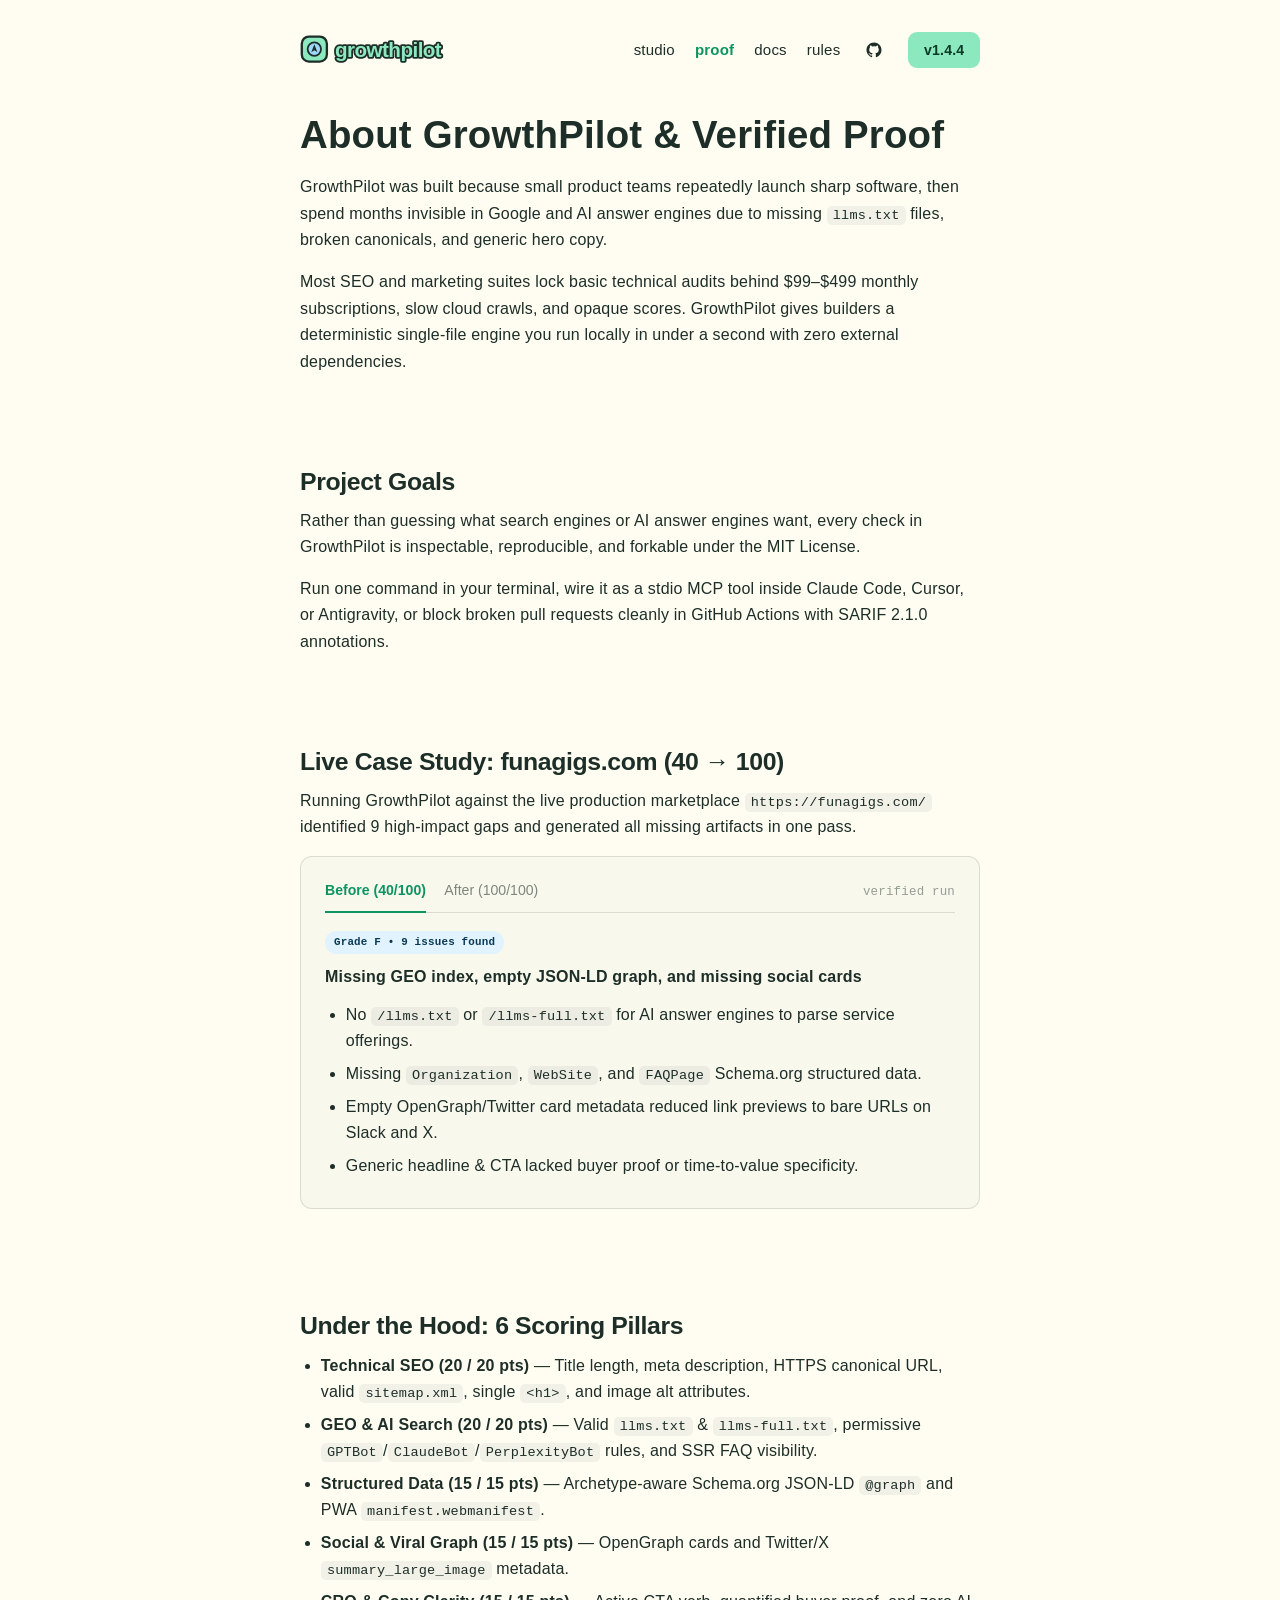
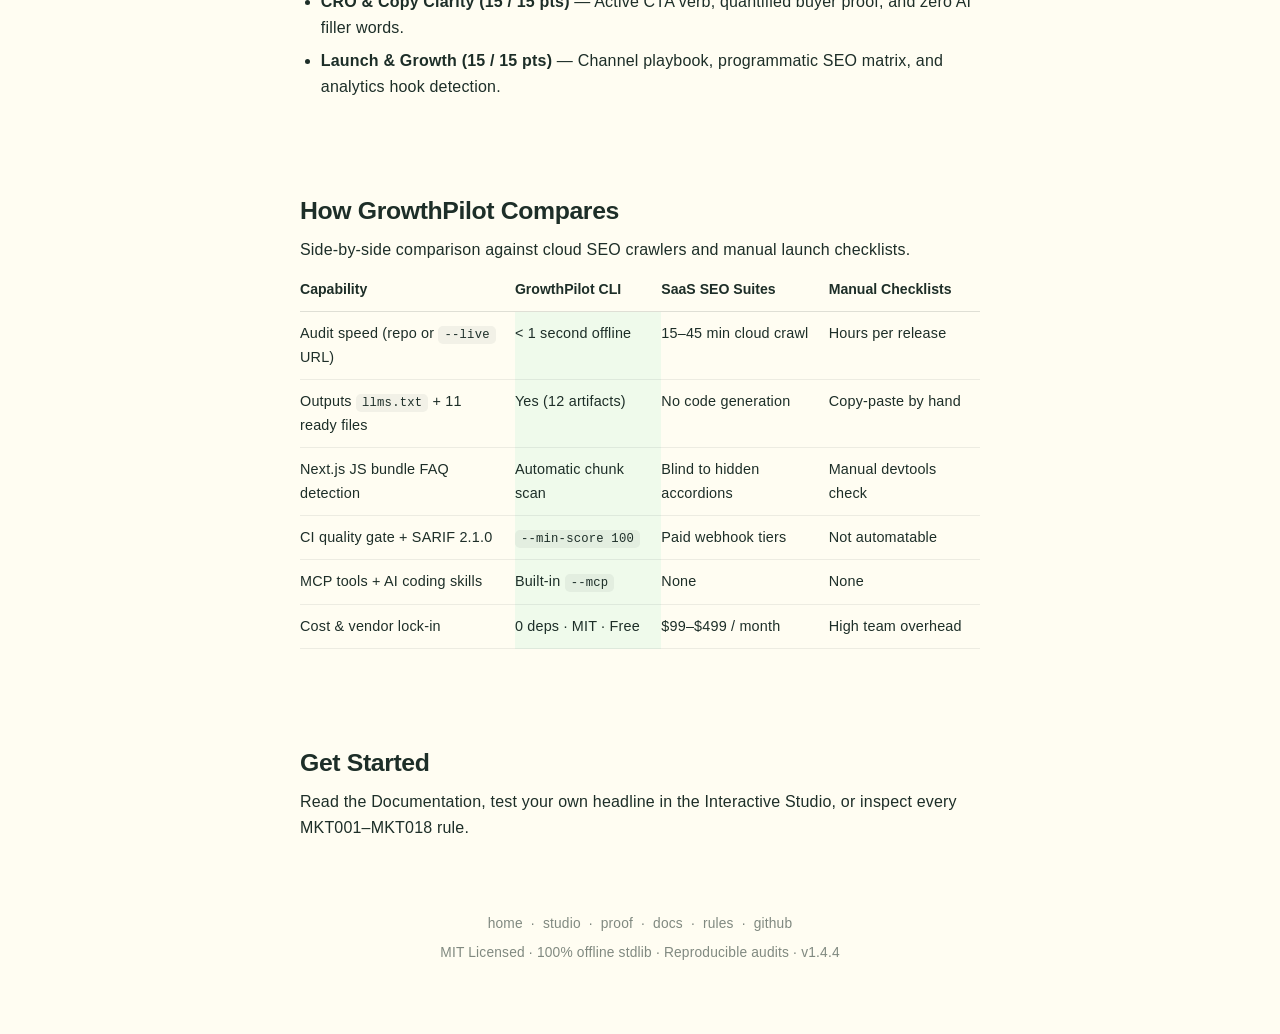
<file: website/proof.html>
<!doctype html>
<html lang="en">
  <head>
    <meta charset="utf-8" />
    <meta name="viewport" content="width=device-width, initial-scale=1.0" />
    <title>GrowthPilot — About &amp; Verified Production Proof</title>
    <meta
      name="description"
      content="Before and after production audit on funagigs.com (40/100 to 100/100 Grade A+) plus GrowthPilot's manifesto and comparison against SaaS SEO suites."
    />
    <meta name="robots" content="index, follow" />
    <meta name="theme-color" content="#fffdf2" />
    <link rel="canonical" href="https://codesphere-u.github.io/growthpilot/proof.html" />
    <link rel="icon" type="image/svg+xml" href="./favicon.svg?v=1.4.4" />
    <link rel="manifest" href="./manifest.webmanifest" />

    <meta property="og:type" content="website" />
    <meta property="og:url" content="https://codesphere-u.github.io/growthpilot/proof.html" />
    <meta property="og:title" content="GrowthPilot — About &amp; Verified Production Proof" />
    <meta
      property="og:description"
      content="See how GrowthPilot raised a live production marketplace from Grade F (40/100) to Grade A+ (100/100) in one pass."
    />
    <meta property="og:image" content="https://codesphere-u.github.io/growthpilot/og-image.svg" />
    <meta name="twitter:card" content="summary_large_image" />
    <meta name="twitter:title" content="GrowthPilot — About &amp; Verified Production Proof" />
    <meta
      name="twitter:description"
      content="Verified production audit results on funagigs.com plus feature comparison against SaaS SEO tools."
    />
    <meta name="twitter:image" content="https://codesphere-u.github.io/growthpilot/og-image.svg" />

    <link rel="stylesheet" href="./styles.css?v=1.4.4" />
  </head>
  <body>
    <div class="page-col">
      <header class="site-header">
        <a class="brand-link" href="./" aria-label="GrowthPilot home">
          <svg class="brand-wordmark-svg" width="190" height="36" viewBox="0 0 212 40" fill="none" role="img" aria-label="growthpilot">
            <rect x="2" y="5" width="28" height="28" rx="8" fill="#8ce9bf" stroke="#1d2e28" stroke-width="2.6" />
            <circle cx="16" cy="19" r="7.5" fill="#9dd8fb" stroke="#1d2e28" stroke-width="2" />
            <path d="M16 13.5L19.4 22.5L16 20.4L12.6 22.5L16 13.5Z" fill="#1d2e28" />
            <text x="39" y="28" font-family="-apple-system, BlinkMacSystemFont, 'Segoe UI', Roboto, sans-serif" font-size="23" font-weight="800" letter-spacing="-0.6" fill="none" stroke="#1d2e28" stroke-width="4" stroke-linejoin="round">growthpilot</text>
            <text x="39" y="28" font-family="-apple-system, BlinkMacSystemFont, 'Segoe UI', Roboto, sans-serif" font-size="23" font-weight="800" letter-spacing="-0.6" fill="#8ce9bf">growthpilot</text>
          </svg>
        </a>

        <nav class="header-nav" aria-label="Primary navigation">
          <a href="./studio.html">studio</a>
          <a class="active" href="./proof.html" aria-current="page">proof</a>
          <a href="./docs.html">docs</a>
          <a href="./rules.html">rules</a>
          <a
            class="icon-link"
            href="https://github.com/codesphere-u/growthpilot"
            target="_blank"
            rel="noopener noreferrer"
            aria-label="GrowthPilot on GitHub"
          >
            <svg width="18" height="18" viewBox="0 0 24 24" fill="currentColor" aria-hidden="true">
              <path
                d="M12 2C6.477 2 2 6.484 2 12.017c0 4.425 2.865 8.18 6.839 9.504.5.092.682-.217.682-.483 0-.237-.008-.868-.013-1.703-2.782.605-3.369-1.343-3.369-1.343-.454-1.158-1.11-1.466-1.11-1.466-.908-.62.069-.608.069-.608 1.003.07 1.53 1.032 1.53 1.032.892 1.53 2.341 1.088 2.91.832.092-.647.35-1.088.636-1.338-2.22-.253-4.555-1.113-4.555-4.951 0-1.093.39-1.988 1.029-2.688-.103-.253-.446-1.272.098-2.65 0 0 .84-.27 2.75 1.026A9.564 9.564 0 0112 6.844c.85.004 1.705.115 2.504.337 1.909-1.296 2.747-1.027 2.747-1.027.546 1.379.202 2.398.1 2.651.64.7 1.028 1.595 1.028 2.688 0 3.848-2.339 4.695-4.566 4.943.359.309.678.92.678 1.855 0 1.338-.012 2.419-.012 2.747 0 .268.18.58.688.482A10.019 10.019 0 0022 12.017C22 6.484 17.522 2 12 2z"
              />
            </svg>
          </a>
          <a
            class="nav-pill"
            href="https://github.com/codesphere-u/growthpilot/releases"
            target="_blank"
            rel="noopener noreferrer"
          >
            v1.4.4
          </a>
        </nav>
      </header>

      <main class="editorial-article">
        <section aria-labelledby="proof-page-title">
          <h1 id="proof-page-title" style="font-size: 2.4rem; font-weight: 600; margin: 0 0 1rem; line-height: 1.2;">
            About GrowthPilot &amp; Verified Proof
          </h1>
          <p>
            GrowthPilot was built because small product teams repeatedly launch sharp software, then spend months invisible in Google and AI answer engines due to missing <code>llms.txt</code> files, broken canonicals, and generic hero copy.
          </p>
          <p>
            Most SEO and marketing suites lock basic technical audits behind $99–$499 monthly subscriptions, slow cloud crawls, and opaque scores. GrowthPilot gives builders a deterministic single-file engine you run locally in under a second with zero external dependencies.
          </p>
        </section>

        <section aria-labelledby="goals-heading">
          <h2 id="goals-heading">Project Goals</h2>
          <p>
            Rather than guessing what search engines or AI answer engines want, every check in GrowthPilot is inspectable, reproducible, and forkable under the MIT License.
          </p>
          <p>
            Run one command in your terminal, wire it as a stdio MCP tool inside Claude Code, Cursor, or Antigravity, or block broken pull requests cleanly in GitHub Actions with SARIF 2.1.0 annotations.
          </p>
        </section>

        <section id="proof" aria-labelledby="case-study-heading">
          <h2 id="case-study-heading">Live Case Study: funagigs.com (40 → 100)</h2>
          <p>
            Running GrowthPilot against the live production marketplace <code>https://funagigs.com/</code> identified 9 high-impact gaps and generated all missing artifacts in one pass.
          </p>

          <div class="handy-card">
            <div class="handy-tabs-bar">
              <div class="handy-tabs" role="tablist" aria-label="Before and after toggle">
                <button type="button" class="handy-tab active" role="tab" aria-selected="true" data-stage="before">
                  Before (40/100)
                </button>
                <button type="button" class="handy-tab" role="tab" aria-selected="false" data-stage="after">
                  After (100/100)
                </button>
              </div>
              <span class="version-tag">verified run</span>
            </div>

            <div style="display: flex; align-items: center; gap: 10px; margin-bottom: 0.75rem; flex-wrap: wrap;">
              <span class="pill pill-sky" id="cs-badge">Grade F • 9 issues found</span>
              <strong id="cs-title">Missing GEO index, empty JSON-LD graph, and missing social cards</strong>
            </div>

            <ul id="cs-list" style="margin-bottom: 0;">
              <li>No <code>/llms.txt</code> or <code>/llms-full.txt</code> for AI answer engines to parse service offerings.</li>
              <li>Missing <code>Organization</code>, <code>WebSite</code>, and <code>FAQPage</code> Schema.org structured data.</li>
              <li>Empty OpenGraph/Twitter card metadata reduced link previews to bare URLs on Slack and X.</li>
              <li>Generic headline &amp; CTA lacked buyer proof or time-to-value specificity.</li>
            </ul>
          </div>
        </section>

        <section aria-labelledby="pillars-proof-title">
          <h2 id="pillars-proof-title">Under the Hood: 6 Scoring Pillars</h2>
          <ul>
            <li><strong>Technical SEO (20 / 20 pts)</strong> — Title length, meta description, HTTPS canonical URL, valid <code>sitemap.xml</code>, single <code>&lt;h1&gt;</code>, and image alt attributes.</li>
            <li><strong>GEO &amp; AI Search (20 / 20 pts)</strong> — Valid <code>llms.txt</code> &amp; <code>llms-full.txt</code>, permissive <code>GPTBot</code>/<code>ClaudeBot</code>/<code>PerplexityBot</code> rules, and SSR FAQ visibility.</li>
            <li><strong>Structured Data (15 / 15 pts)</strong> — Archetype-aware Schema.org JSON-LD <code>@graph</code> and PWA <code>manifest.webmanifest</code>.</li>
            <li><strong>Social &amp; Viral Graph (15 / 15 pts)</strong> — OpenGraph cards and Twitter/X <code>summary_large_image</code> metadata.</li>
            <li><strong>CRO &amp; Copy Clarity (15 / 15 pts)</strong> — Active CTA verb, quantified buyer proof, and zero AI filler words.</li>
            <li><strong>Launch &amp; Growth (15 / 15 pts)</strong> — Channel playbook, programmatic SEO matrix, and analytics hook detection.</li>
          </ul>
        </section>

        <section aria-labelledby="compare-title">
          <h2 id="compare-title">How GrowthPilot Compares</h2>
          <p>Side-by-side comparison against cloud SEO crawlers and manual launch checklists.</p>

          <div class="doc-table-wrap">
            <table class="doc-table">
              <thead>
                <tr>
                  <th>Capability</th>
                  <th class="col-gp">GrowthPilot CLI</th>
                  <th>SaaS SEO Suites</th>
                  <th>Manual Checklists</th>
                </tr>
              </thead>
              <tbody>
                <tr>
                  <td>Audit speed (repo or <code>--live</code> URL)</td>
                  <td class="col-gp">&lt; 1 second offline</td>
                  <td>15–45 min cloud crawl</td>
                  <td>Hours per release</td>
                </tr>
                <tr>
                  <td>Outputs <code>llms.txt</code> + 11 ready files</td>
                  <td class="col-gp">Yes (12 artifacts)</td>
                  <td>No code generation</td>
                  <td>Copy-paste by hand</td>
                </tr>
                <tr>
                  <td>Next.js JS bundle FAQ detection</td>
                  <td class="col-gp">Automatic chunk scan</td>
                  <td>Blind to hidden accordions</td>
                  <td>Manual devtools check</td>
                </tr>
                <tr>
                  <td>CI quality gate + SARIF 2.1.0</td>
                  <td class="col-gp"><code>--min-score 100</code></td>
                  <td>Paid webhook tiers</td>
                  <td>Not automatable</td>
                </tr>
                <tr>
                  <td>MCP tools + AI coding skills</td>
                  <td class="col-gp">Built-in <code>--mcp</code></td>
                  <td>None</td>
                  <td>None</td>
                </tr>
                <tr>
                  <td>Cost &amp; vendor lock-in</td>
                  <td class="col-gp">0 deps · MIT · Free</td>
                  <td>$99–$499 / month</td>
                  <td>High team overhead</td>
                </tr>
              </tbody>
            </table>
          </div>
        </section>

        <section aria-labelledby="get-started-proof">
          <h2 id="get-started-proof">Get Started</h2>
          <p>
            Read the <a class="inline-link" href="./docs.html">Documentation</a>, test your own headline in the <a class="inline-link" href="./studio.html">Interactive Studio</a>, or inspect every <a class="inline-link" href="./rules.html">MKT001–MKT018 rule</a>.
          </p>
        </section>
      </main>

      <footer class="site-footer">
        <div class="footer-links">
          <a href="./">home</a>
          <span>·</span>
          <a href="./studio.html">studio</a>
          <span>·</span>
          <a href="./proof.html">proof</a>
          <span>·</span>
          <a href="./docs.html">docs</a>
          <span>·</span>
          <a href="./rules.html">rules</a>
          <span>·</span>
          <a href="https://github.com/codesphere-u/growthpilot" target="_blank" rel="noopener noreferrer">github</a>
        </div>
        <div>MIT Licensed · 100% offline stdlib · Reproducible audits · v1.4.4</div>
      </footer>
    </div>

    <div class="toast" id="toast" role="status" aria-live="polite"></div>
    <script src="./app.js?v=1.4.4" defer></script>
  </body>
</html>
</file>
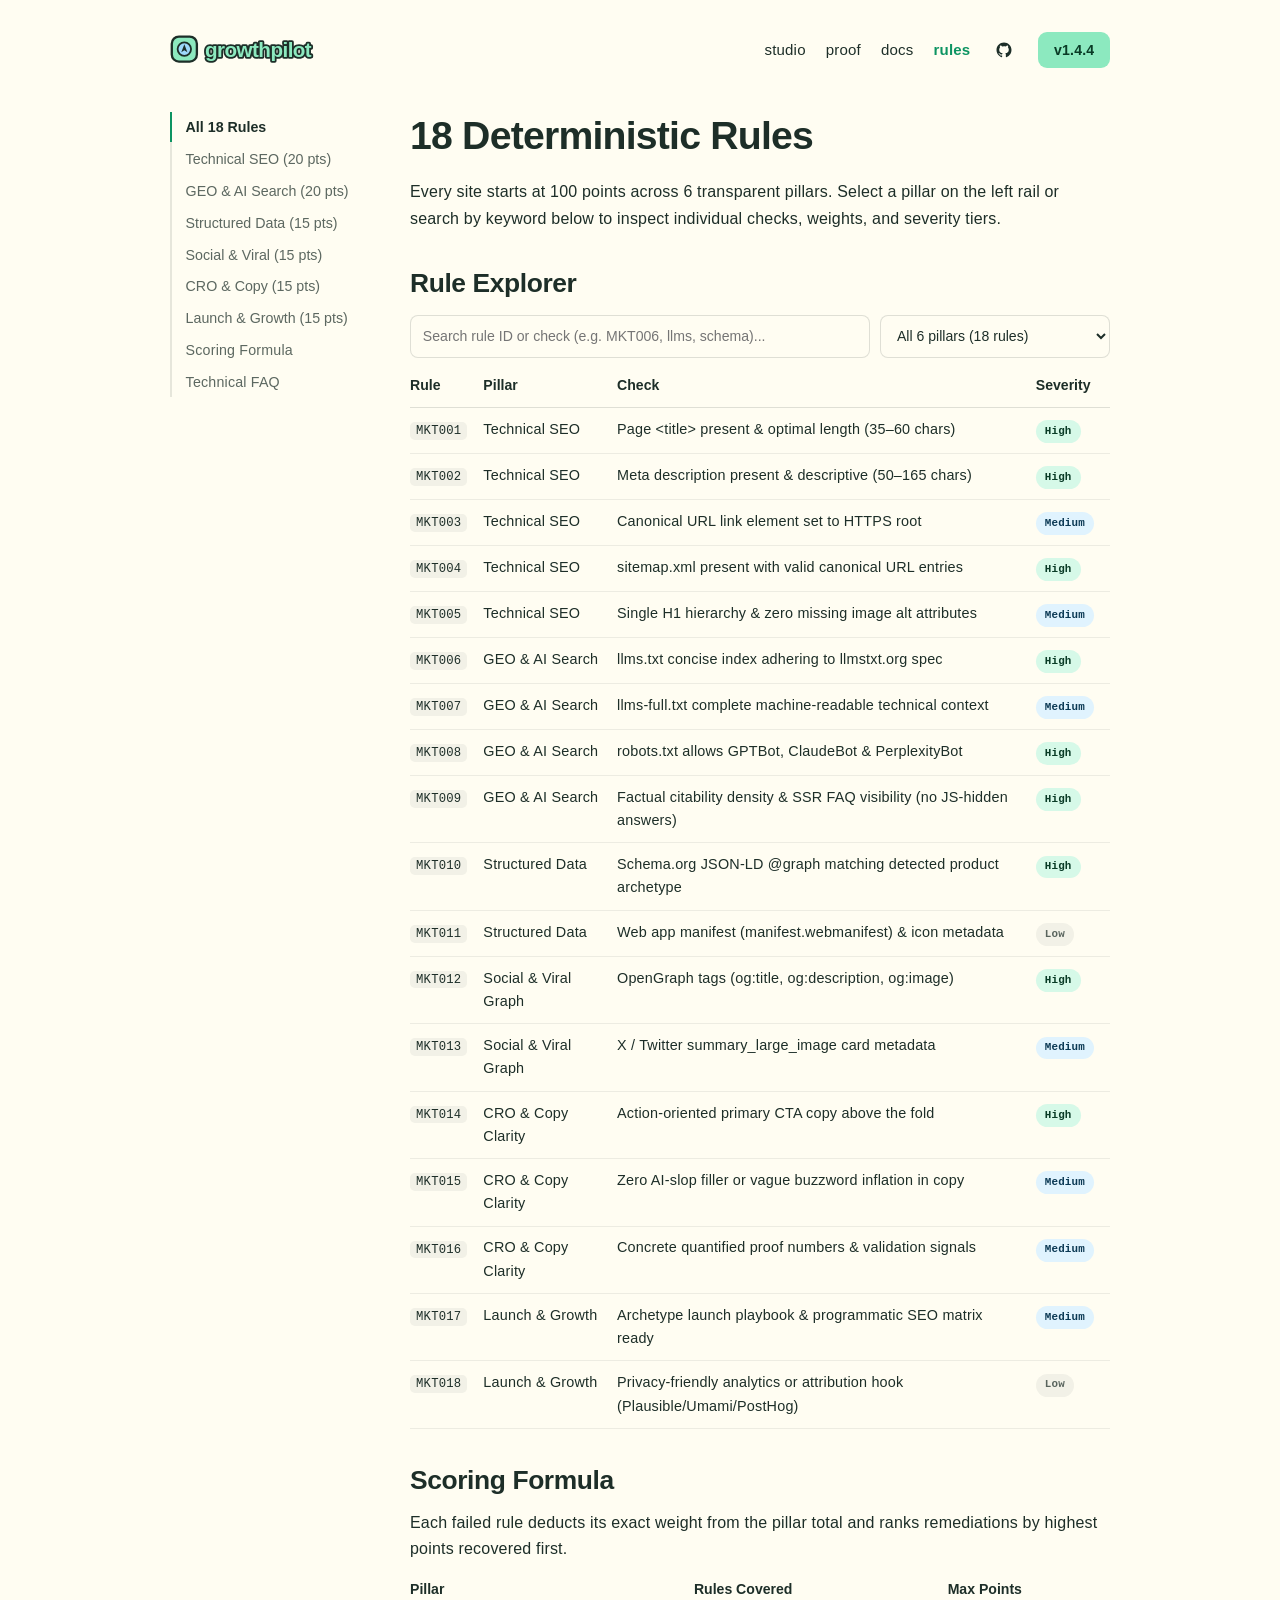
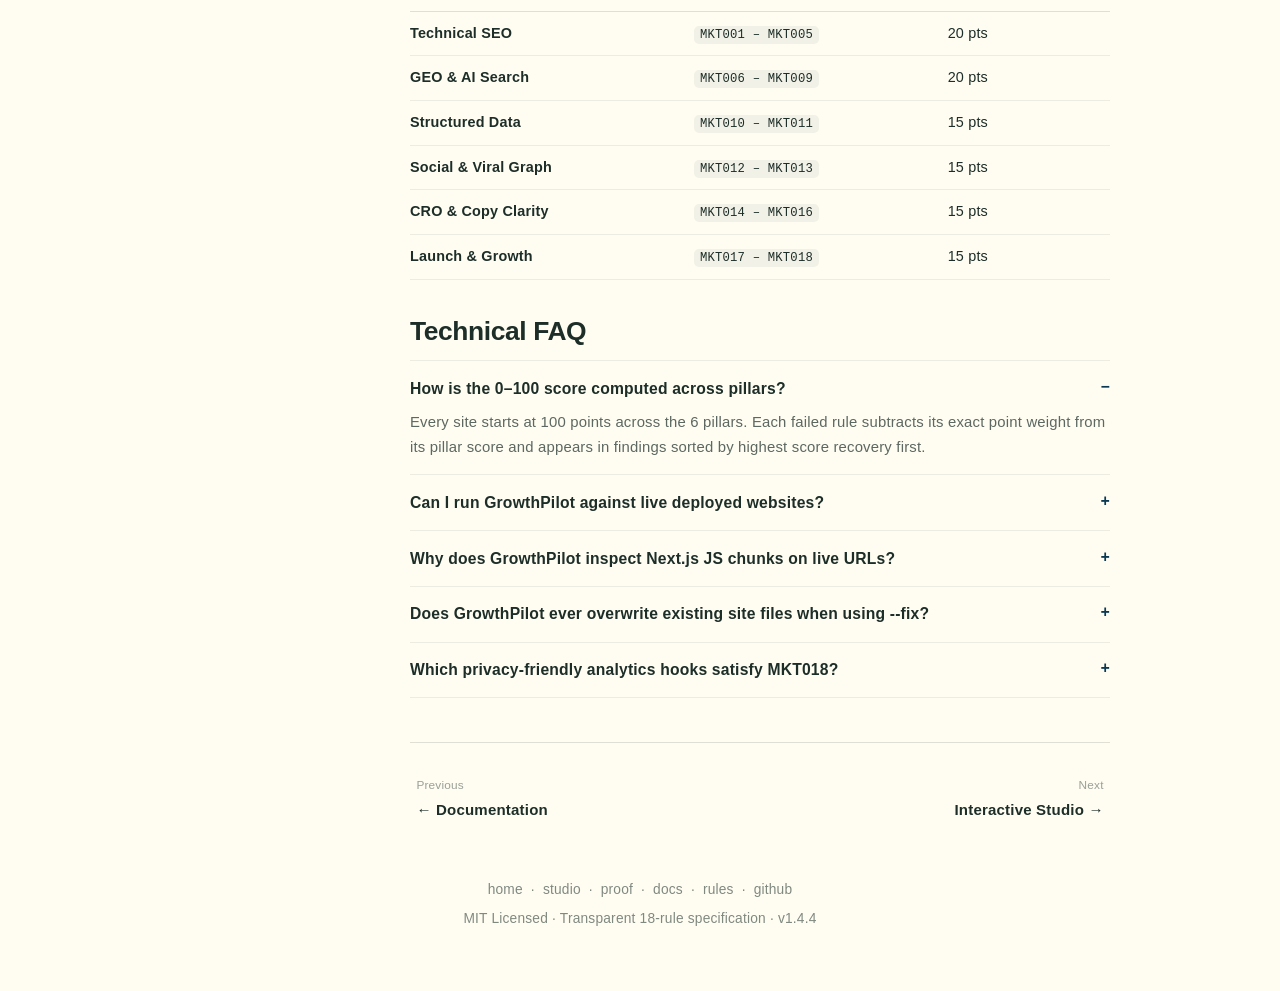
<file: website/rules.html>
<!doctype html>
<html lang="en">
  <head>
    <meta charset="utf-8" />
    <meta name="viewport" content="width=device-width, initial-scale=1.0" />
    <title>GrowthPilot — 18 Deterministic Rules &amp; Rubric</title>
    <meta
      name="description"
      content="Inspect all 18 deterministic GrowthPilot rules (MKT001–MKT018) across 6 weighted pillars: Technical SEO, GEO &amp; AI Search, Schema, Social, CRO &amp; Launch."
    />
    <meta name="robots" content="index, follow" />
    <meta name="theme-color" content="#fffdf2" />
    <link rel="canonical" href="https://codesphere-u.github.io/growthpilot/rules.html" />
    <link rel="icon" type="image/svg+xml" href="./favicon.svg?v=1.4.4" />
    <link rel="manifest" href="./manifest.webmanifest" />

    <meta property="og:type" content="website" />
    <meta property="og:url" content="https://codesphere-u.github.io/growthpilot/rules.html" />
    <meta property="og:title" content="GrowthPilot — 18 Deterministic Rules &amp; Rubric" />
    <meta
      property="og:description"
      content="Filter and inspect every rule in GrowthPilot's 100-point rubric plus frequently asked technical questions."
    />
    <meta property="og:image" content="https://codesphere-u.github.io/growthpilot/og-image.svg" />
    <meta name="twitter:card" content="summary_large_image" />
    <meta name="twitter:title" content="GrowthPilot — 18 Deterministic Rules &amp; Rubric" />
    <meta
      name="twitter:description"
      content="Transparent 100-point grading specification (MKT001 through MKT018) with severity levels and pass criteria."
    />
    <meta name="twitter:image" content="https://codesphere-u.github.io/growthpilot/og-image.svg" />

    <style>
      [hidden] { display: none !important; }
      .page-col-docs { width: min(940px, 100% - 2rem); margin-inline: auto; }
      .brand-wordmark-svg { height: 36px; width: 190px; display: block; }
      .docs-layout { display: flex; align-items: flex-start; gap: 2.75rem; width: 100%; min-width: 0; }
      .docs-sidebar { flex: 0 0 196px; width: 196px; position: sticky; top: 2rem; }
      .docs-mobile-nav { display: none; }
    </style>
    <link rel="stylesheet" href="./styles.css?v=1.4.4" />
  </head>
  <body>
    <div class="page-col page-col-docs">
      <header class="site-header">
        <a class="brand-link" href="./" aria-label="GrowthPilot home">
          <svg class="brand-wordmark-svg" width="190" height="36" viewBox="0 0 212 40" fill="none" role="img" aria-label="growthpilot">
            <rect x="2" y="5" width="28" height="28" rx="8" fill="#8ce9bf" stroke="#1d2e28" stroke-width="2.6" />
            <circle cx="16" cy="19" r="7.5" fill="#9dd8fb" stroke="#1d2e28" stroke-width="2" />
            <path d="M16 13.5L19.4 22.5L16 20.4L12.6 22.5L16 13.5Z" fill="#1d2e28" />
            <text x="39" y="28" font-family="-apple-system, BlinkMacSystemFont, 'Segoe UI', Roboto, sans-serif" font-size="23" font-weight="800" letter-spacing="-0.6" fill="none" stroke="#1d2e28" stroke-width="4" stroke-linejoin="round">growthpilot</text>
            <text x="39" y="28" font-family="-apple-system, BlinkMacSystemFont, 'Segoe UI', Roboto, sans-serif" font-size="23" font-weight="800" letter-spacing="-0.6" fill="#8ce9bf">growthpilot</text>
          </svg>
        </a>

        <nav class="header-nav" aria-label="Primary navigation">
          <a href="./studio.html">studio</a>
          <a href="./proof.html">proof</a>
          <a href="./docs.html">docs</a>
          <a class="active" href="./rules.html" aria-current="page">rules</a>
          <a
            class="icon-link"
            href="https://github.com/codesphere-u/growthpilot"
            target="_blank"
            rel="noopener noreferrer"
            aria-label="GrowthPilot on GitHub"
          >
            <svg width="18" height="18" viewBox="0 0 24 24" fill="currentColor" aria-hidden="true">
              <path
                d="M12 2C6.477 2 2 6.484 2 12.017c0 4.425 2.865 8.18 6.839 9.504.5.092.682-.217.682-.483 0-.237-.008-.868-.013-1.703-2.782.605-3.369-1.343-3.369-1.343-.454-1.158-1.11-1.466-1.11-1.466-.908-.62.069-.608.069-.608 1.003.07 1.53 1.032 1.53 1.032.892 1.53 2.341 1.088 2.91.832.092-.647.35-1.088.636-1.338-2.22-.253-4.555-1.113-4.555-4.951 0-1.093.39-1.988 1.029-2.688-.103-.253-.446-1.272.098-2.65 0 0 .84-.27 2.75 1.026A9.564 9.564 0 0112 6.844c.85.004 1.705.115 2.504.337 1.909-1.296 2.747-1.027 2.747-1.027.546 1.379.202 2.398.1 2.651.64.7 1.028 1.595 1.028 2.688 0 3.848-2.339 4.695-4.566 4.943.359.309.678.92.678 1.855 0 1.338-.012 2.419-.012 2.747 0 .268.18.58.688.482A10.019 10.019 0 0022 12.017C22 6.484 17.522 2 12 2z"
              />
            </svg>
          </a>
          <a
            class="nav-pill"
            href="https://github.com/codesphere-u/growthpilot/releases"
            target="_blank"
            rel="noopener noreferrer"
          >
            v1.4.4
          </a>
        </nav>
      </header>

      <main>
        <div class="docs-mobile-nav" aria-label="Rule pillars filter mobile">
          <button type="button" class="docs-mobile-chip active" data-pillarfilter="all">All (18)</button>
          <button type="button" class="docs-mobile-chip" data-pillarfilter="Technical SEO">SEO</button>
          <button type="button" class="docs-mobile-chip" data-pillarfilter="GEO & AI Search">GEO</button>
          <button type="button" class="docs-mobile-chip" data-pillarfilter="Structured Data">Schema</button>
          <button type="button" class="docs-mobile-chip" data-pillarfilter="Social & Viral Graph">Social</button>
          <button type="button" class="docs-mobile-chip" data-pillarfilter="CRO & Copy Clarity">CRO</button>
          <button type="button" class="docs-mobile-chip" data-pillarfilter="Launch & Growth">Launch</button>
        </div>

        <div class="docs-layout">
          <aside class="docs-sidebar" aria-label="Rule categories">
            <nav>
              <ul class="docs-rail">
                <li class="doc-nav-item">
                  <button type="button" class="doc-nav-link active" data-pillarfilter="all">All 18 Rules</button>
                </li>
                <li class="doc-nav-item">
                  <button type="button" class="doc-nav-link" data-pillarfilter="Technical SEO">Technical SEO (20 pts)</button>
                </li>
                <li class="doc-nav-item">
                  <button type="button" class="doc-nav-link" data-pillarfilter="GEO & AI Search">GEO &amp; AI Search (20 pts)</button>
                </li>
                <li class="doc-nav-item">
                  <button type="button" class="doc-nav-link" data-pillarfilter="Structured Data">Structured Data (15 pts)</button>
                </li>
                <li class="doc-nav-item">
                  <button type="button" class="doc-nav-link" data-pillarfilter="Social & Viral Graph">Social &amp; Viral (15 pts)</button>
                </li>
                <li class="doc-nav-item">
                  <button type="button" class="doc-nav-link" data-pillarfilter="CRO & Copy Clarity">CRO &amp; Copy (15 pts)</button>
                </li>
                <li class="doc-nav-item">
                  <button type="button" class="doc-nav-link" data-pillarfilter="Launch & Growth">Launch &amp; Growth (15 pts)</button>
                </li>
                <li class="doc-nav-item">
                  <a class="doc-nav-link" href="#scoring">Scoring Formula</a>
                </li>
                <li class="doc-nav-item">
                  <a class="doc-nav-link" href="#faq">Technical FAQ</a>
                </li>
              </ul>
            </nav>
          </aside>

          <article class="doc-content">
            <h1 id="rules-page-title">18 Deterministic Rules</h1>
            <p>
              Every site starts at 100 points across 6 transparent pillars. Select a pillar on the left rail or search by keyword below to inspect individual checks, weights, and severity tiers.
            </p>

            <section id="rules" aria-labelledby="rubric-table-title">
              <h2 id="rubric-table-title">Rule Explorer</h2>
              <div class="rules-filter">
                <input
                  id="rubric-search"
                  class="input"
                  type="search"
                  placeholder="Search rule ID or check (e.g. MKT006, llms, schema)..."
                  aria-label="Filter rubric rules"
                />
                <select id="rubric-pillar" class="select" aria-label="Filter by pillar">
                  <option value="all">All 6 pillars (18 rules)</option>
                  <option value="Technical SEO">Technical SEO (20 pts)</option>
                  <option value="GEO & AI Search">GEO &amp; AI Search (20 pts)</option>
                  <option value="Structured Data">Structured Data (15 pts)</option>
                  <option value="Social & Viral Graph">Social &amp; Viral Graph (15 pts)</option>
                  <option value="CRO & Copy Clarity">CRO &amp; Copy Clarity (15 pts)</option>
                  <option value="Launch & Growth">Launch &amp; Growth (15 pts)</option>
                </select>
              </div>

              <div class="doc-table-wrap">
                <table class="doc-table">
                  <thead>
                    <tr>
                      <th>Rule</th>
                      <th>Pillar</th>
                      <th>Check</th>
                      <th>Severity</th>
                    </tr>
                  </thead>
                  <tbody id="rubric-tbody"></tbody>
                </table>
              </div>
            </section>

            <section id="scoring" aria-labelledby="scoring-title">
              <h2 id="scoring-title">Scoring Formula</h2>
              <p>
                Each failed rule deducts its exact weight from the pillar total and ranks remediations by highest points recovered first.
              </p>

              <div class="doc-table-wrap">
                <table class="doc-table">
                  <thead>
                    <tr>
                      <th>Pillar</th>
                      <th>Rules Covered</th>
                      <th>Max Points</th>
                    </tr>
                  </thead>
                  <tbody>
                    <tr>
                      <td><strong>Technical SEO</strong></td>
                      <td><code>MKT001 – MKT005</code></td>
                      <td>20 pts</td>
                    </tr>
                    <tr>
                      <td><strong>GEO &amp; AI Search</strong></td>
                      <td><code>MKT006 – MKT009</code></td>
                      <td>20 pts</td>
                    </tr>
                    <tr>
                      <td><strong>Structured Data</strong></td>
                      <td><code>MKT010 – MKT011</code></td>
                      <td>15 pts</td>
                    </tr>
                    <tr>
                      <td><strong>Social &amp; Viral Graph</strong></td>
                      <td><code>MKT012 – MKT013</code></td>
                      <td>15 pts</td>
                    </tr>
                    <tr>
                      <td><strong>CRO &amp; Copy Clarity</strong></td>
                      <td><code>MKT014 – MKT016</code></td>
                      <td>15 pts</td>
                    </tr>
                    <tr>
                      <td><strong>Launch &amp; Growth</strong></td>
                      <td><code>MKT017 – MKT018</code></td>
                      <td>15 pts</td>
                    </tr>
                  </tbody>
                </table>
              </div>
            </section>

            <section id="faq" aria-labelledby="rules-faq-title">
              <h2 id="rules-faq-title">Technical FAQ</h2>
              <div class="faq-stack">
                <details class="faq-item" open>
                  <summary>How is the 0–100 score computed across pillars?</summary>
                  <p>
                    Every site starts at 100 points across the 6 pillars. Each failed rule subtracts its exact point weight from its pillar score and appears in findings sorted by highest score recovery first.
                  </p>
                </details>

                <details class="faq-item">
                  <summary>Can I run GrowthPilot against live deployed websites?</summary>
                  <p>
                    Yes. Pass any public URL (including subpath GitHub Pages or root domains) and GrowthPilot inspects HTML metadata, JSON-LD entities, <code>robots.txt</code>, <code>sitemap.xml</code>, <code>llms.txt</code>, <code>llms-full.txt</code>, and up to 7 internal routes.
                  </p>
                </details>

                <details class="faq-item">
                  <summary>Why does GrowthPilot inspect Next.js JS chunks on live URLs?</summary>
                  <p>
                    Client-only accordion components often keep FAQ answers out of initial server-rendered HTML, making them invisible to search and AI crawlers. GrowthPilot extracts FAQ strings from JS chunks and warns if answers are missing in SSR HTML.
                  </p>
                </details>

                <details class="faq-item">
                  <summary>Does GrowthPilot ever overwrite existing site files when using --fix?</summary>
                  <p>
                    Never. Every scaffolding step strictly skips pre-existing files and avoids writing static <code>robots.txt</code> or <code>sitemap.xml</code> when dynamic framework generators (such as <code>app/robots.ts</code> or <code>app/sitemap.ts</code>) already exist.
                  </p>
                </details>

                <details class="faq-item">
                  <summary>Which privacy-friendly analytics hooks satisfy MKT018?</summary>
                  <p>
                    Plausible, Umami, PostHog, Fathom, Google Analytics, Vercel Analytics, and Microsoft Clarity are detected automatically so teams can track funnel attribution cleanly.
                  </p>
                </details>
              </div>
            </section>

            <nav class="doc-pagination" aria-label="Cross-page navigation">
              <a class="page-step-btn prev" href="./docs.html">
                <small>Previous</small>
                <strong>← Documentation</strong>
              </a>
              <a class="page-step-btn next" href="./studio.html">
                <small>Next</small>
                <strong>Interactive Studio →</strong>
              </a>
            </nav>
          </article>
        </div>
      </main>

      <footer class="site-footer">
        <div class="footer-links">
          <a href="./">home</a>
          <span>·</span>
          <a href="./studio.html">studio</a>
          <span>·</span>
          <a href="./proof.html">proof</a>
          <span>·</span>
          <a href="./docs.html">docs</a>
          <span>·</span>
          <a href="./rules.html">rules</a>
          <span>·</span>
          <a href="https://github.com/codesphere-u/growthpilot" target="_blank" rel="noopener noreferrer">github</a>
        </div>
        <div>MIT Licensed · Transparent 18-rule specification · v1.4.4</div>
      </footer>
    </div>

    <div class="toast" id="toast" role="status" aria-live="polite"></div>
    <script src="./app.js?v=1.4.4" defer></script>
  </body>
</html>
</file>
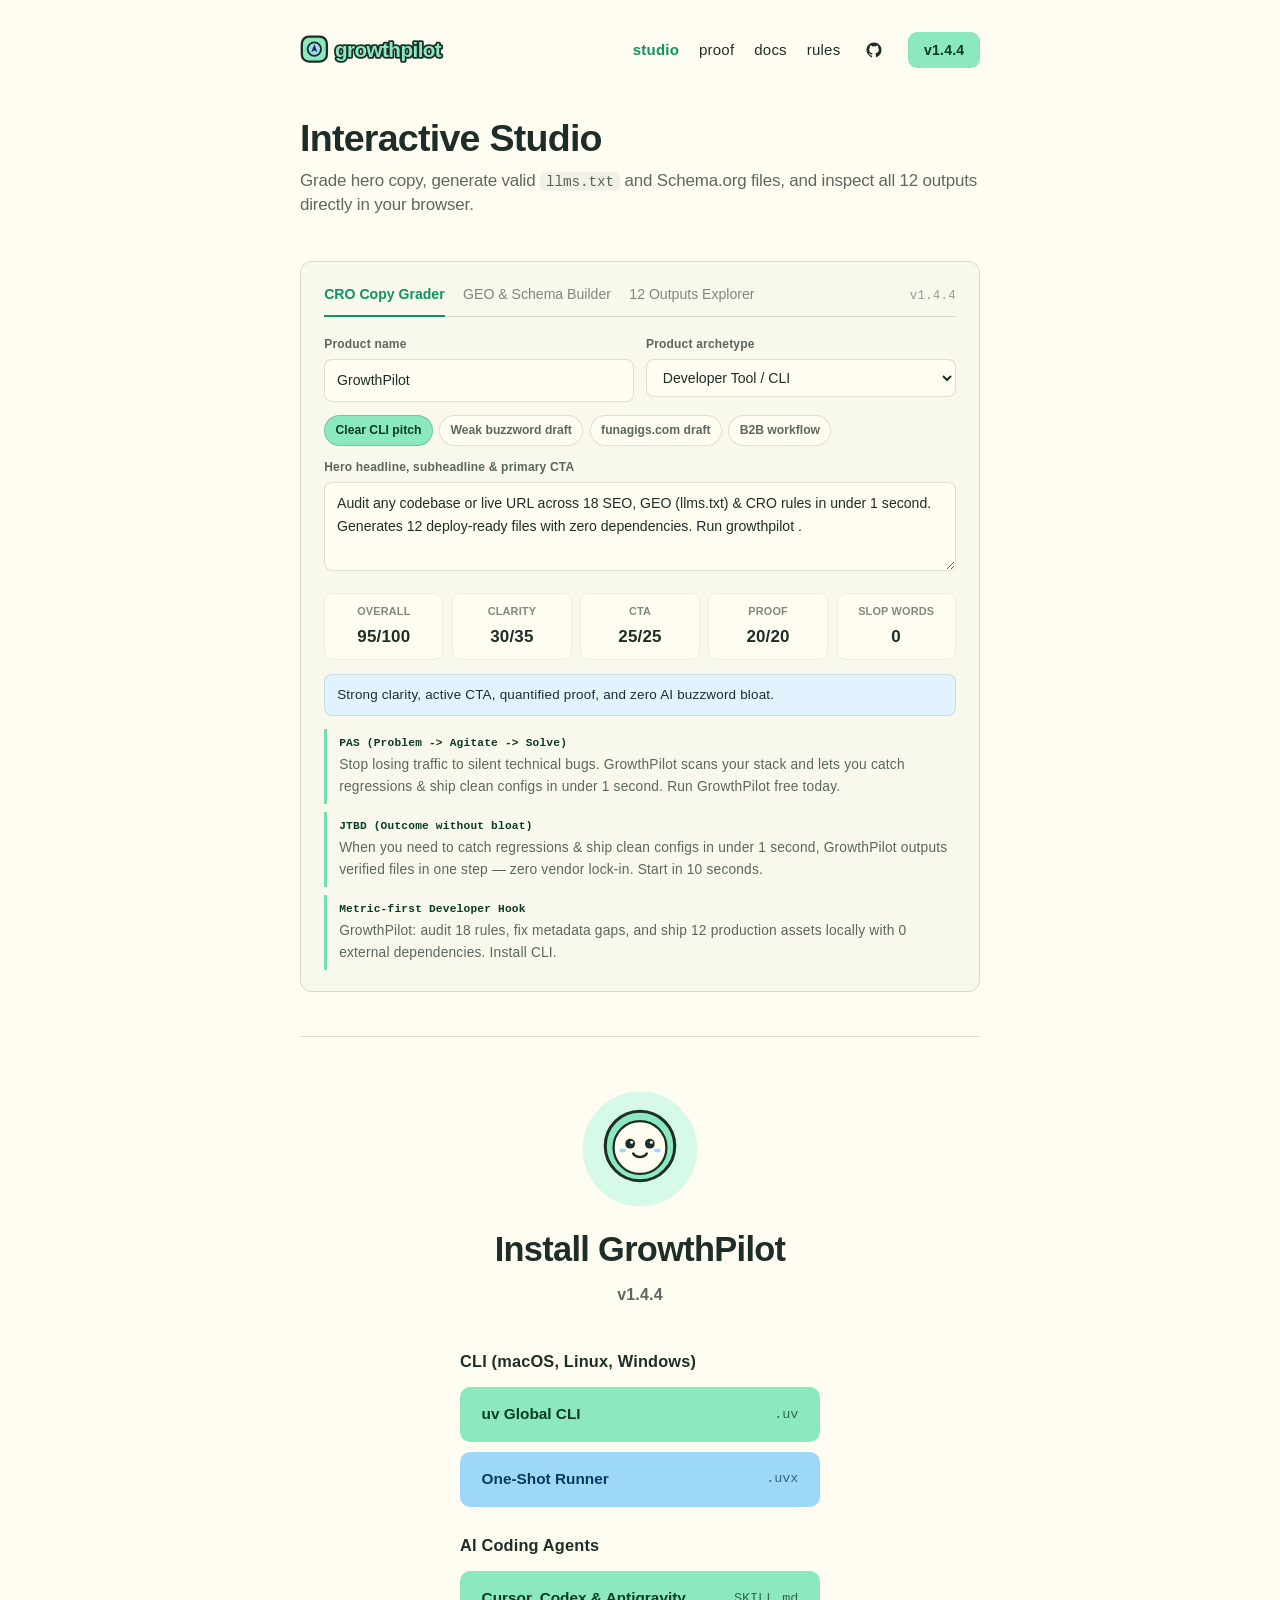
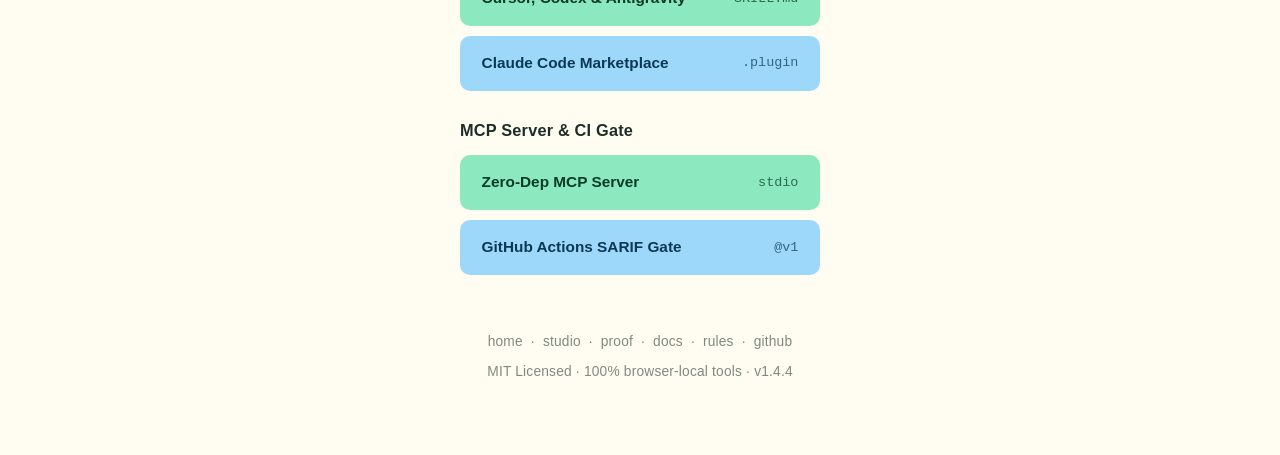
<file: website/studio.html>
<!doctype html>
<html lang="en">
  <head>
    <meta charset="utf-8" />
    <meta name="viewport" content="width=device-width, initial-scale=1.0" />
    <title>GrowthPilot — Interactive CRO, GEO &amp; Schema Studio</title>
    <meta
      name="description"
      content="Test hero copy for clarity, CTAs &amp; AI fluff, generate live llms.txt &amp; Schema.org JSON-LD files, and inspect all 12 GrowthPilot outputs in your browser."
    />
    <meta name="robots" content="index, follow" />
    <meta name="theme-color" content="#fffdf2" />
    <link rel="canonical" href="https://codesphere-u.github.io/growthpilot/studio.html" />
    <link rel="icon" type="image/svg+xml" href="./favicon.svg?v=1.4.4" />
    <link rel="manifest" href="./manifest.webmanifest" />

    <meta property="og:type" content="website" />
    <meta property="og:url" content="https://codesphere-u.github.io/growthpilot/studio.html" />
    <meta property="og:title" content="GrowthPilot — Interactive CRO, GEO &amp; Schema Studio" />
    <meta
      property="og:description"
      content="In-browser CRO Copy Grader, llms.txt &amp; JSON-LD Schema generator, and 12-output inspector — zero server calls."
    />
    <meta property="og:image" content="https://codesphere-u.github.io/growthpilot/og-image.svg" />
    <meta name="twitter:card" content="summary_large_image" />
    <meta name="twitter:title" content="GrowthPilot — Interactive CRO, GEO &amp; Schema Studio" />
    <meta
      name="twitter:description"
      content="Grade landing copy, build llms.txt and Schema.org markup, and preview all 12 GrowthPilot artifacts locally."
    />
    <meta name="twitter:image" content="https://codesphere-u.github.io/growthpilot/og-image.svg" />

    <link rel="stylesheet" href="./styles.css?v=1.4.4" />
  </head>
  <body>
    <div class="page-col">
      <header class="site-header">
        <a class="brand-link" href="./" aria-label="GrowthPilot home">
          <svg class="brand-wordmark-svg" width="190" height="36" viewBox="0 0 212 40" fill="none" role="img" aria-label="growthpilot">
            <rect x="2" y="5" width="28" height="28" rx="8" fill="#8ce9bf" stroke="#1d2e28" stroke-width="2.6" />
            <circle cx="16" cy="19" r="7.5" fill="#9dd8fb" stroke="#1d2e28" stroke-width="2" />
            <path d="M16 13.5L19.4 22.5L16 20.4L12.6 22.5L16 13.5Z" fill="#1d2e28" />
            <text x="39" y="28" font-family="-apple-system, BlinkMacSystemFont, 'Segoe UI', Roboto, sans-serif" font-size="23" font-weight="800" letter-spacing="-0.6" fill="none" stroke="#1d2e28" stroke-width="4" stroke-linejoin="round">growthpilot</text>
            <text x="39" y="28" font-family="-apple-system, BlinkMacSystemFont, 'Segoe UI', Roboto, sans-serif" font-size="23" font-weight="800" letter-spacing="-0.6" fill="#8ce9bf">growthpilot</text>
          </svg>
        </a>

        <nav class="header-nav" aria-label="Primary navigation">
          <a class="active" href="./studio.html" aria-current="page">studio</a>
          <a href="./proof.html">proof</a>
          <a href="./docs.html">docs</a>
          <a href="./rules.html">rules</a>
          <a
            class="icon-link"
            href="https://github.com/codesphere-u/growthpilot"
            target="_blank"
            rel="noopener noreferrer"
            aria-label="GrowthPilot on GitHub"
          >
            <svg width="18" height="18" viewBox="0 0 24 24" fill="currentColor" aria-hidden="true">
              <path
                d="M12 2C6.477 2 2 6.484 2 12.017c0 4.425 2.865 8.18 6.839 9.504.5.092.682-.217.682-.483 0-.237-.008-.868-.013-1.703-2.782.605-3.369-1.343-3.369-1.343-.454-1.158-1.11-1.466-1.11-1.466-.908-.62.069-.608.069-.608 1.003.07 1.53 1.032 1.53 1.032.892 1.53 2.341 1.088 2.91.832.092-.647.35-1.088.636-1.338-2.22-.253-4.555-1.113-4.555-4.951 0-1.093.39-1.988 1.029-2.688-.103-.253-.446-1.272.098-2.65 0 0 .84-.27 2.75 1.026A9.564 9.564 0 0112 6.844c.85.004 1.705.115 2.504.337 1.909-1.296 2.747-1.027 2.747-1.027.546 1.379.202 2.398.1 2.651.64.7 1.028 1.595 1.028 2.688 0 3.848-2.339 4.695-4.566 4.943.359.309.678.92.678 1.855 0 1.338-.012 2.419-.012 2.747 0 .268.18.58.688.482A10.019 10.019 0 0022 12.017C22 6.484 17.522 2 12 2z"
              />
            </svg>
          </a>
          <a
            class="nav-pill"
            href="https://github.com/codesphere-u/growthpilot/releases"
            target="_blank"
            rel="noopener noreferrer"
          >
            v1.4.4
          </a>
        </nav>
      </header>

      <main>
        <section class="page-hero" aria-labelledby="studio-page-title">
          <h1 id="studio-page-title">Interactive Studio</h1>
          <p class="hero-sub">
            Grade hero copy, generate valid <code>llms.txt</code> and Schema.org files, and inspect all 12 outputs directly in your browser.
          </p>
        </section>

        <section class="studio-frame" id="studio" aria-label="Interactive GrowthPilot Studio">
          <div class="handy-tabs-bar">
            <div class="handy-tabs" role="tablist" aria-label="Studio tools">
              <button type="button" class="handy-tab active" role="tab" aria-selected="true" data-studio="cro">
                CRO Copy Grader
              </button>
              <button type="button" class="handy-tab" role="tab" aria-selected="false" data-studio="gen">
                GEO &amp; Schema Builder
              </button>
              <button type="button" class="handy-tab" role="tab" aria-selected="false" data-studio="outputs">
                12 Outputs Explorer
              </button>
            </div>
            <span class="version-tag">v1.4.4</span>
          </div>

          <!-- Tab 1: CRO Copy Grader -->
          <div class="studio-panel active" id="panel-cro" role="tabpanel">
            <div class="form-row-2">
              <div class="field">
                <label for="cro-product">Product name</label>
                <input id="cro-product" class="input" type="text" value="GrowthPilot" placeholder="Your product name" />
              </div>
              <div class="field">
                <label for="cro-archetype">Product archetype</label>
                <select id="cro-archetype" class="select">
                  <option value="devtools">Developer Tool / CLI</option>
                  <option value="saas">B2B SaaS Platform</option>
                  <option value="marketplace">Marketplace / Gig Network</option>
                  <option value="editorial">Editorial / Open Source</option>
                </select>
              </div>
            </div>

            <div class="preset-pills" style="margin-bottom: 0.75rem;" aria-label="Sample hero copy presets">
              <button type="button" class="chip-btn active" data-preset="devtools">Clear CLI pitch</button>
              <button type="button" class="chip-btn" data-preset="weak">Weak buzzword draft</button>
              <button type="button" class="chip-btn" data-preset="funagigs">funagigs.com draft</button>
              <button type="button" class="chip-btn" data-preset="saas">B2B workflow</button>
            </div>

            <div class="field">
              <label for="cro-input">Hero headline, subheadline &amp; primary CTA</label>
              <textarea id="cro-input" class="textarea" rows="3">Audit any codebase or live URL across 18 SEO, GEO (llms.txt) &amp; CRO rules in under 1 second. Generates 12 deploy-ready files with zero dependencies. Run growthpilot .</textarea>
            </div>

            <div class="score-row">
              <div class="score-cell">
                <span>Overall</span>
                <strong id="stat-overall">95/100</strong>
              </div>
              <div class="score-cell">
                <span>Clarity</span>
                <strong id="stat-clarity">30/35</strong>
              </div>
              <div class="score-cell">
                <span>CTA</span>
                <strong id="stat-cta">25/25</strong>
              </div>
              <div class="score-cell">
                <span>Proof</span>
                <strong id="stat-proof">20/20</strong>
              </div>
              <div class="score-cell">
                <span>Slop Words</span>
                <strong id="stat-slop">0</strong>
              </div>
            </div>

            <p class="diag-note" id="cro-diagnostics">
              Strong clarity, active CTA, quantified proof, and zero filler words. Click "Weak buzzword draft" to test fluff detection live.
            </p>

            <div class="rw-list">
              <div class="rw-item">
                <span>PAS (Problem -> Agitate -> Solve)</span>
                <p id="rw-pas"></p>
              </div>
              <div class="rw-item">
                <span>JTBD (Outcome without bloat)</span>
                <p id="rw-jtbd"></p>
              </div>
              <div class="rw-item">
                <span>Metric-first Developer Hook</span>
                <p id="rw-metric"></p>
              </div>
            </div>
          </div>

          <!-- Tab 2: GEO & Schema Builder -->
          <div class="studio-panel" id="panel-gen" role="tabpanel">
            <div class="form-row-2">
              <div class="field">
                <label for="gen-name">Site / Product name</label>
                <input id="gen-name" class="input" type="text" value="AcmeDocs" />
              </div>
              <div class="field">
                <label for="gen-url">Canonical HTTPS URL</label>
                <input id="gen-url" class="input" type="url" value="https://acmedocs.dev" />
              </div>
              <div class="field">
                <label for="gen-desc">One-line description</label>
                <input id="gen-desc" class="input" type="text" value="Fast zero-config API docs built from OpenAPI specs in seconds." />
              </div>
              <div class="field">
                <label for="gen-arch">Schema archetype</label>
                <select id="gen-arch" class="select">
                  <option value="SoftwareApplication">SoftwareApplication</option>
                  <option value="WebSite">WebSite + Organization</option>
                  <option value="Product">Product / Commerce</option>
                </select>
              </div>
            </div>

            <div class="toolbar-between" style="margin: 0.75rem 0;">
              <div class="preset-pills">
                <button type="button" class="chip-btn active" data-genfile="llms">llms.txt</button>
                <button type="button" class="chip-btn" data-genfile="schema">SEO_SCHEMA.jsonld</button>
                <button type="button" class="chip-btn" data-genfile="robots">robots.txt</button>
                <button type="button" class="chip-btn" data-genfile="head">HEAD_TAGS.html</button>
              </div>
              <div style="display: flex; gap: 6px;">
                <button type="button" class="action-mini" id="copy-gen-btn">Copy</button>
                <button type="button" class="action-mini" id="download-gen-btn">Download</button>
              </div>
            </div>

            <pre class="code-block" id="gen-preview"></pre>
          </div>

          <!-- Tab 3: 12 Outputs Explorer -->
          <div class="studio-panel" id="panel-outputs" role="tabpanel">
            <div class="preset-pills" id="output-nav" style="margin-bottom: 0.8rem;">
              <button type="button" class="chip-btn active" data-outfile="llms">llms.txt</button>
              <button type="button" class="chip-btn" data-outfile="schema">SEO_SCHEMA.jsonld</button>
              <button type="button" class="chip-btn" data-outfile="head">HEAD_TAGS.html</button>
              <button type="button" class="chip-btn" data-outfile="robots">robots.txt</button>
              <button type="button" class="chip-btn" data-outfile="sitemap">sitemap.xml</button>
              <button type="button" class="chip-btn" data-outfile="audit">AUDIT_REPORT.md</button>
              <button type="button" class="chip-btn" data-outfile="summary">growth-summary.json</button>
              <button type="button" class="chip-btn" data-outfile="manifest">manifest.webmanifest</button>
              <button type="button" class="chip-btn" data-outfile="playbook">LAUNCH_PLAYBOOK.md</button>
              <button type="button" class="chip-btn" data-outfile="pseo">PROGRAMMATIC_SEO.md</button>
              <button type="button" class="chip-btn" data-outfile="llmsfull">llms-full.txt</button>
              <button type="button" class="chip-btn" data-outfile="sarif">growthpilot.sarif</button>
            </div>

            <div class="toolbar-between" style="margin-bottom: 0.65rem;">
              <strong id="out-title">llms.txt — AI Answer-Engine Index</strong>
              <span class="pill pill-mint" id="out-badge">GEO / AEO</span>
            </div>

            <pre class="code-block" id="out-code"></pre>
          </div>
        </section>

        <hr class="hairline" />

        <!-- Handy /download-Style Centered Platform Hub -->
        <section class="download-hub" id="install" aria-labelledby="download-hub-title">
          <div class="mascot-wrap">
            <svg
              width="136"
              height="136"
              viewBox="0 0 180 180"
              fill="none"
              role="img"
              aria-label="GrowthPilot compass scout mascot"
            >
              <circle cx="90" cy="90" r="76" fill="#d6f9e8" />
              <circle cx="90" cy="86" r="46" fill="#8ce9bf" stroke="#1d2e28" stroke-width="4" />
              <circle cx="90" cy="88" r="35" fill="#fffdf2" stroke="#1d2e28" stroke-width="3" />
              <circle cx="77" cy="83" r="6.5" fill="#1d2e28" />
              <circle cx="79" cy="81" r="2" fill="#fffdf2" />
              <circle cx="103" cy="83" r="6.5" fill="#1d2e28" />
              <circle cx="105" cy="81" r="2" fill="#fffdf2" />
              <ellipse cx="67" cy="92" rx="4.5" ry="2.5" fill="#9dd8fb" />
              <ellipse cx="113" cy="92" rx="4.5" ry="2.5" fill="#9dd8fb" />
              <path d="M81 96C85 102 95 102 99 96" stroke="#1d2e28" stroke-width="3.2" stroke-linecap="round" />
            </svg>
          </div>

          <h2 id="download-hub-title">Install GrowthPilot</h2>
          <div class="download-version">v1.4.4</div>

          <div class="download-stack">
            <h3>CLI (macOS, Linux, Windows)</h3>
            <button
              type="button"
              class="download-bar"
              data-copy="uv tool install git+https://github.com/codesphere-u/growthpilot"
            >
              <span>uv Global CLI</span>
              <small>.uv</small>
            </button>
            <button
              type="button"
              class="download-bar sky"
              data-copy="uvx --from git+https://github.com/codesphere-u/growthpilot growthpilot ."
            >
              <span>One-Shot Runner</span>
              <small>.uvx</small>
            </button>

            <h3>AI Coding Agents</h3>
            <button
              type="button"
              class="download-bar"
              data-copy="npx skills add codesphere-u/growthpilot"
            >
              <span>Cursor, Codex &amp; Antigravity</span>
              <small>SKILL.md</small>
            </button>
            <button
              type="button"
              class="download-bar sky"
              data-copy="/plugin install growthpilot@growthpilot-marketplace"
            >
              <span>Claude Code Marketplace</span>
              <small>.plugin</small>
            </button>

            <h3>MCP Server &amp; CI Gate</h3>
            <button
              type="button"
              class="download-bar"
              data-copy="growthpilot --mcp"
            >
              <span>Zero-Dep MCP Server</span>
              <small>stdio</small>
            </button>
            <button
              type="button"
              class="download-bar sky"
              data-copy="uses: codesphere-u/growthpilot@v1"
            >
              <span>GitHub Actions SARIF Gate</span>
              <small>@v1</small>
            </button>
          </div>
        </section>
      </main>

      <footer class="site-footer">
        <div class="footer-links">
          <a href="./">home</a>
          <span>·</span>
          <a href="./studio.html">studio</a>
          <span>·</span>
          <a href="./proof.html">proof</a>
          <span>·</span>
          <a href="./docs.html">docs</a>
          <span>·</span>
          <a href="./rules.html">rules</a>
          <span>·</span>
          <a href="https://github.com/codesphere-u/growthpilot" target="_blank" rel="noopener noreferrer">github</a>
        </div>
        <div>MIT Licensed · 100% browser-local tools · v1.4.4</div>
      </footer>
    </div>

    <div class="toast" id="toast" role="status" aria-live="polite"></div>
    <script src="./app.js?v=1.4.4" defer></script>
  </body>
</html>
</file>
<file: website/styles.css>
/* GrowthPilot — Handy-Inspired Warm Editorial Light Theme (Mint Green & Sky Blue) */
:root {
  --bg: #fffdf2;
  --text: #1d2e28;
  --text-70: rgba(29, 46, 40, 0.72);
  --text-55: rgba(29, 46, 40, 0.56);
  --text-45: rgba(29, 46, 40, 0.45);
  --rule: rgba(29, 46, 40, 0.14);
  --rule-soft: rgba(29, 46, 40, 0.08);
  --tint-2: rgba(29, 46, 40, 0.022);
  --tint-4: rgba(29, 46, 40, 0.04);
  --tint-5: rgba(29, 46, 40, 0.055);
  --tint-8: rgba(29, 46, 40, 0.09);

  --accent: #8ce9bf;
  --accent-hover: #72e0af;
  --accent-light: #d6f9e8;
  --accent-50: rgba(140, 233, 191, 0.45);
  --accent-dark: #093b26;
  --accent-rail: #0d9462;

  --sky: #9dd8fb;
  --sky-hover: #7ecbf8;
  --sky-light: #e0f3fe;
  --sky-50: rgba(157, 216, 251, 0.48);
  --sky-dark: #0b3954;

  --pass-bg: rgba(16, 185, 129, 0.15);
  --pass-ink: #065f46;
  --warn-bg: rgba(14, 165, 233, 0.14);
  --warn-ink: #075985;
  --bad-bg: rgba(220, 38, 38, 0.11);
  --bad-ink: #991b1b;

  --syn-cmd: #af3a03;
  --syn-arg: #076678;
  --syn-str: #093b26;

  --white: #ffffff;
  --radius-xl: 14px;
  --radius-lg: 10px;
  --radius-md: 8px;

  --font-sans: -apple-system, BlinkMacSystemFont, "Segoe UI", Roboto, Oxygen, Ubuntu, Cantarell, sans-serif;
  --font-mono: ui-monospace, SFMono-Regular, Menlo, Monaco, Consolas, monospace;
}

*,
*::before,
*::after {
  box-sizing: border-box;
}

html {
  max-width: 100%;
  overflow-x: clip;
  scroll-behavior: smooth;
}

body {
  margin: 0;
  background: var(--bg);
  color: var(--text);
  font-family: var(--font-sans);
  font-size: 1rem;
  font-weight: 400;
  line-height: 1.62;
  letter-spacing: 0.012rem;
  -webkit-font-smoothing: antialiased;
  overflow-x: clip;
}

a {
  color: inherit;
  text-decoration: none;
}

[hidden] {
  display: none !important;
}

button,
input,
select,
textarea {
  font: inherit;
  color: inherit;
}

code {
  font-family: var(--font-mono);
  font-size: 0.85em;
  background: var(--tint-5);
  padding: 0.12rem 0.38rem;
  border-radius: 5px;
}

:focus-visible {
  outline: 2px solid var(--sky-dark);
  outline-offset: 2px;
}

/* Containers: 680px editorial column vs 940px docs layout */
.page-col {
  width: min(680px, 100% - 2rem);
  margin-inline: auto;
  display: flex;
  flex-direction: column;
  gap: 2.75rem;
  padding-bottom: 4.5rem;
}

.page-col.page-col-docs {
  width: min(940px, 100% - 2rem);
  gap: 2.25rem;
}

.page-col > main {
  display: flex;
  flex-direction: column;
  gap: 2.75rem;
  min-width: 0;
  width: 100%;
}

.page-col.page-col-docs > main {
  gap: 2rem;
}

.page-col > main > * {
  min-width: 0;
  max-width: 100%;
}

.hairline {
  width: 100%;
  height: 1px;
  background: var(--rule);
  border: 0;
  margin: 0;
}

/* Header & Bubbly Wordmark */
.site-header {
  width: 100%;
  display: flex;
  align-items: center;
  justify-content: space-between;
  gap: 1rem;
  padding-top: 2rem;
}

.brand-link {
  display: inline-flex;
  align-items: center;
  gap: 0.5rem;
  white-space: nowrap;
  flex-shrink: 0;
}

.brand-wordmark-svg {
  height: 36px;
  width: auto;
  display: block;
}

.header-nav {
  display: flex;
  align-items: center;
  gap: 1.25rem;
  font-size: 0.94rem;
  font-weight: 500;
  color: var(--text);
}

.header-nav a:not(.nav-pill):hover {
  color: var(--accent-rail);
}

.header-nav a.active {
  color: var(--accent-rail);
  font-weight: 600;
}

.icon-link {
  display: inline-flex;
  align-items: center;
  justify-content: center;
  width: 28px;
  height: 28px;
  border-radius: 999px;
  color: var(--text);
}

.icon-link:hover {
  background: var(--sky-light);
  color: var(--sky-dark);
}

.nav-pill {
  background: var(--accent);
  color: var(--accent-dark);
  padding: 0.42rem 0.98rem;
  border-radius: 9px;
  font-size: 0.88rem;
  font-weight: 700;
  transition: background 0.15s ease;
  white-space: nowrap;
}

.nav-pill:hover {
  background: var(--accent-hover);
}

/* Hero Duo & Subpage Hero */
.hero-duo {
  display: flex;
  align-items: center;
  gap: 1.85rem;
  padding-top: 0.45rem;
}

.mascot-wrap {
  flex: 0 0 136px;
  width: 136px;
  height: 136px;
}

.mascot-wrap svg {
  width: 100%;
  height: 100%;
  display: block;
}

.hero-copy {
  min-width: 0;
  flex: 1 1 auto;
}

.hero-copy h1 {
  margin: 0 0 0.45rem;
  font-size: 2.35rem;
  font-weight: 700;
  line-height: 1.14;
  letter-spacing: -0.025em;
  color: var(--text);
}

.hero-sub {
  margin: 0;
  font-size: 1.24rem;
  font-weight: 500;
  line-height: 1.42;
  letter-spacing: -0.01em;
  color: var(--text-70);
}

.page-hero {
  display: flex;
  flex-direction: column;
  gap: 0.45rem;
  padding-top: 0.25rem;
}

.page-hero h1 {
  margin: 0;
  font-size: 2.35rem;
  font-weight: 600;
  line-height: 1.2;
  letter-spacing: -0.02em;
  color: var(--text);
}

.page-hero .hero-sub {
  font-size: 1.06rem;
}

/* Split CTA + Floating White Popover */
.cta-area {
  position: relative;
  display: flex;
  flex-direction: column;
  align-items: center;
  gap: 0.72rem;
}

.split-btn-group {
  display: inline-flex;
  align-items: stretch;
  max-width: 100%;
  border-radius: 10px;
}

.split-main {
  border: 1px solid rgba(9, 59, 38, 0.14);
  border-right: 0;
  background: var(--accent);
  color: var(--accent-dark);
  padding: 0.72rem 1.55rem;
  border-radius: 10px 0 0 10px;
  cursor: pointer;
  text-align: center;
  transition: background 0.15s ease;
}

.split-main:hover,
.split-caret:hover {
  background: var(--accent-hover);
}

.split-main strong {
  display: block;
  font-size: 1.04rem;
  font-weight: 700;
  line-height: 1.2;
}

.split-main span {
  display: block;
  font-size: 0.74rem;
  font-weight: 600;
  opacity: 0.78;
  margin-top: 0.16rem;
}

.split-caret {
  border: 1px solid rgba(9, 59, 38, 0.14);
  border-left: 1px solid rgba(9, 59, 38, 0.18);
  background: var(--accent);
  color: var(--accent-dark);
  padding: 0 0.92rem;
  border-radius: 0 10px 10px 0;
  cursor: pointer;
  display: inline-flex;
  align-items: center;
  transition: background 0.15s ease;
}

.cmd-caption {
  font-family: var(--font-mono);
  font-size: 0.77rem;
  color: var(--text-70);
  background: var(--tint-4);
  border: 1px solid var(--rule-soft);
  padding: 0.36rem 0.75rem;
  border-radius: 8px;
  max-width: 100%;
  overflow-wrap: anywhere;
  text-align: center;
}

.cta-popover {
  display: none;
  position: absolute;
  top: calc(100% - 1.5rem);
  left: 50%;
  transform: translateX(-50%);
  width: min(340px, calc(100vw - 2rem));
  z-index: 30;
  background: var(--white);
  border: 1px solid var(--rule);
  border-radius: 12px;
  padding: 0.85rem;
  box-shadow: 0 12px 28px rgba(29, 46, 40, 0.12);
}

.cta-popover.open {
  display: block;
}

.pop-tabs {
  display: flex;
  gap: 0.35rem;
  border-bottom: 1px solid var(--rule-soft);
  padding-bottom: 0.5rem;
  margin-bottom: 0.7rem;
  flex-wrap: wrap;
}

.pop-tab {
  border: none;
  background: transparent;
  padding: 0.25rem 0.5rem;
  font-size: 0.78rem;
  font-weight: 600;
  color: var(--text-55);
  cursor: pointer;
  border-bottom: 2px solid transparent;
}

.pop-tab.active {
  color: var(--accent-rail);
  border-bottom-color: var(--accent-rail);
}

.pop-cmd {
  display: flex;
  align-items: center;
  justify-content: space-between;
  gap: 0.5rem;
  background: var(--tint-4);
  border: 1px solid var(--rule-soft);
  border-radius: 8px;
  padding: 0.55rem 0.65rem;
  font-family: var(--font-mono);
  font-size: 0.76rem;
}

.pop-cmd code {
  overflow-wrap: anywhere;
  white-space: pre-wrap;
  background: transparent;
  padding: 0;
}

/* Handy Surface Card & Underline Tabs (replaces heavy white shadows) */
.handy-card {
  border: 1px solid var(--rule);
  border-radius: 12px;
  padding: 1.4rem 1.5rem;
  background: var(--tint-2);
  margin: 0.85rem 0 1.6rem;
  width: 100%;
  min-width: 0;
}

.handy-tabs-bar {
  display: flex;
  align-items: center;
  justify-content: space-between;
  gap: 0.75rem;
  border-bottom: 1px solid var(--rule);
  margin-bottom: 1.1rem;
  flex-wrap: wrap;
}

.handy-tabs {
  display: flex;
  flex-wrap: wrap;
  gap: 1.15rem;
}

.handy-tab {
  border: none;
  background: transparent;
  padding: 0 0 0.58rem;
  margin-bottom: -1px;
  font-size: 0.88rem;
  font-weight: 500;
  color: var(--text-55);
  border-bottom: 2px solid transparent;
  cursor: pointer;
  transition: color 0.15s ease, border-color 0.15s ease;
}

.handy-tab:hover {
  color: var(--text);
}

.handy-tab.active {
  color: var(--accent-rail);
  border-bottom-color: var(--accent-rail);
  font-weight: 600;
}

.version-tag {
  font-size: 0.78rem;
  font-weight: 500;
  color: var(--text-45);
  font-family: var(--font-mono);
  padding-bottom: 0.5rem;
}

.eyebrow-label {
  font-size: 0.72rem;
  font-weight: 600;
  text-transform: uppercase;
  letter-spacing: 0.06em;
  color: var(--text-55);
  margin: 0 0 0.55rem;
}

.handy-btn-row {
  display: flex;
  flex-wrap: wrap;
  gap: 0.65rem;
  margin-bottom: 1rem;
}

.handy-pill-btn {
  display: inline-flex;
  align-items: center;
  gap: 0.45rem;
  background: var(--accent);
  color: var(--accent-dark);
  padding: 0.52rem 1.05rem;
  border-radius: 8px;
  font-size: 0.88rem;
  font-weight: 600;
  border: none;
  cursor: pointer;
  transition: background 0.15s ease;
}

.handy-pill-btn:hover {
  background: var(--accent-hover);
}

.handy-pill-btn.sky {
  background: var(--sky);
  color: var(--sky-dark);
}

.handy-pill-btn.sky:hover {
  background: var(--sky-hover);
}

.handy-pill-btn span {
  opacity: 0.72;
  font-weight: 500;
  font-family: var(--font-mono);
  font-size: 0.8em;
}

/* Handy Codeblock with Right-Aligned Copy Icon */
.doc-codeblock {
  display: flex;
  align-items: flex-start;
  justify-content: space-between;
  gap: 0.75rem;
  background: var(--tint-4);
  border: 1px solid var(--rule-soft);
  border-radius: 8px;
  padding: 0.72rem 0.9rem;
  margin: 0.75rem 0 1.2rem;
  width: 100%;
  min-width: 0;
  max-width: 100%;
  overflow-x: auto;
}

.doc-codeblock pre {
  margin: 0;
  font-family: var(--font-mono);
  font-size: 0.83rem;
  line-height: 1.56;
  color: var(--text);
  white-space: pre-wrap;
  word-break: break-word;
  flex: 1 1 auto;
  min-width: 0;
}

.syn-cmd { color: var(--syn-cmd); font-weight: 600; }
.syn-arg { color: var(--syn-arg); }
.syn-str { color: var(--syn-str); }

.copy-icon-btn {
  flex: 0 0 auto;
  border: none;
  background: transparent;
  color: var(--text-55);
  width: 28px;
  height: 28px;
  border-radius: 6px;
  display: inline-flex;
  align-items: center;
  justify-content: center;
  cursor: pointer;
  padding: 0;
  transition: background 0.15s ease, color 0.15s ease;
}

.copy-icon-btn:hover {
  background: var(--tint-8);
  color: var(--text);
}

/* Two-Column Handy Documentation Layout (max-w-940px) */
.docs-layout {
  display: flex;
  align-items: flex-start;
  gap: 2.75rem;
  margin-top: 0.5rem;
  width: 100%;
  min-width: 0;
}

.docs-sidebar {
  flex: 0 0 196px;
  width: 196px;
  position: sticky;
  top: 2rem;
}

.docs-rail {
  list-style: none;
  margin: 0;
  padding: 0;
  border-left: 2px solid rgba(29, 46, 40, 0.11);
  display: flex;
  flex-direction: column;
  gap: 0.15rem;
}

.doc-nav-item {
  display: flex;
  flex-direction: column;
}

.doc-nav-link {
  display: block;
  width: 100%;
  text-align: left;
  background: transparent;
  border: none;
  border-left: 2px solid transparent;
  margin-left: -2px;
  padding: 0.28rem 0.25rem 0.28rem 0.85rem;
  font-size: 0.89rem;
  line-height: 1.45;
  font-weight: 400;
  color: var(--text-70);
  cursor: pointer;
  transition: color 0.15s ease, border-color 0.15s ease;
}

.doc-nav-link:hover {
  color: var(--accent-rail);
}

.doc-nav-link.active {
  color: var(--text);
  border-left-color: var(--accent-rail);
  font-weight: 600;
}

.doc-subrail {
  list-style: none;
  margin: 0.12rem 0 0.42rem;
  padding: 0;
  display: none;
  flex-direction: column;
  gap: 0.12rem;
}

.doc-subrail.open {
  display: flex;
}

.doc-sub-link {
  display: block;
  padding: 0.18rem 0.25rem 0.18rem 1.45rem;
  margin-left: -2px;
  border-left: 2px solid transparent;
  font-size: 0.77rem;
  line-height: 1.4;
  color: var(--text-45);
  transition: color 0.15s ease, border-color 0.15s ease;
}

.doc-sub-link.sub-h3 {
  padding-left: 2.05rem;
}

.doc-sub-link:hover,
.doc-sub-link.active {
  color: var(--accent-rail);
}

.doc-sub-link.active {
  border-left-color: var(--accent);
  font-weight: 600;
}

/* Mobile horizontal chapter selector inside docs (hidden on desktop) */
.docs-mobile-nav {
  display: none;
}

/* Article Content Column */
.doc-content {
  flex: 1 1 auto;
  min-width: 0;
  max-width: 100%;
}

.doc-content h1 {
  font-size: 2.45rem;
  font-weight: 600;
  line-height: 1.24;
  letter-spacing: -0.02em;
  margin: 0 0 1.15rem;
  color: var(--text);
}

.doc-content h2 {
  font-size: 1.65rem;
  font-weight: 600;
  line-height: 1.3;
  letter-spacing: -0.015em;
  margin: 2.15rem 0 0.75rem;
  color: var(--text);
  scroll-margin-top: 1.5rem;
}

.doc-content h3 {
  font-size: 1.22rem;
  font-weight: 600;
  line-height: 1.35;
  margin: 1.5rem 0 0.5rem;
  color: var(--text);
  scroll-margin-top: 1.5rem;
}

.doc-content p {
  margin: 0 0 0.95rem;
  font-size: 1rem;
  line-height: 1.65;
  color: var(--text);
}

.doc-content ul,
.doc-content ol {
  margin: 0.65rem 0 1.25rem;
  padding-left: 1.35rem;
}

.doc-content li {
  margin-bottom: 0.48rem;
  line-height: 1.6;
}

.doc-content a.inline-link {
  color: var(--sky-dark);
  text-decoration: underline;
  text-decoration-color: var(--sky);
  text-underline-offset: 3px;
  font-weight: 500;
}

.doc-chapter[hidden] {
  display: none;
}

/* Borderless Handy-Style Data Table */
.doc-table-wrap {
  width: 100%;
  max-width: 100%;
  min-width: 0;
  overflow-x: auto;
  -webkit-overflow-scrolling: touch;
  margin: 0.9rem 0 1.4rem;
}

.doc-table {
  width: 100%;
  border-collapse: collapse;
  font-size: 0.9rem;
}

.doc-table th {
  text-align: left;
  padding: 0 1rem 0.65rem 0;
  font-weight: 600;
  font-size: 0.88rem;
  color: var(--text);
  border-bottom: 1px solid var(--rule);
  background: transparent;
  text-transform: none;
  letter-spacing: 0;
}

.doc-table td {
  padding: 0.62rem 1rem 0.62rem 0;
  text-align: left;
  border-bottom: 1px solid var(--rule-soft);
  vertical-align: top;
  color: var(--text);
}

.doc-table tbody tr:last-child td {
  border-bottom: 1px solid var(--rule-soft);
}

/* Handy-Style Doc Pagination */
.doc-pagination {
  display: flex;
  justify-content: space-between;
  align-items: center;
  gap: 1rem;
  margin-top: 2.75rem;
  padding-top: 1.5rem;
  border-top: 1px solid var(--rule);
}

.page-step-btn {
  display: flex;
  flex-direction: column;
  gap: 0.15rem;
  border: none;
  background: transparent;
  padding: 0.55rem 0.4rem;
  border-radius: 8px;
  cursor: pointer;
  text-align: left;
  color: var(--text);
  transition: color 0.15s ease;
}

.page-step-btn.next {
  text-align: right;
  margin-left: auto;
}

.page-step-btn:hover {
  color: var(--accent-rail);
}

.page-step-btn[hidden] {
  display: none;
}

.page-step-btn small {
  font-size: 0.74rem;
  color: var(--text-45);
  font-weight: 500;
}

.page-step-btn strong {
  font-size: 0.94rem;
  font-weight: 600;
}

/* Homepage Product Preview Frame (Handy video-frame counterpart) */
.preview-frame {
  background: var(--tint-2);
  border: 1px solid var(--rule);
  border-radius: var(--radius-xl);
  width: 100%;
  min-width: 0;
  overflow: hidden;
}

.frame-bar {
  display: flex;
  flex-wrap: wrap;
  align-items: center;
  justify-content: space-between;
  gap: 0.65rem;
  padding: 0.68rem 0.95rem;
  background: var(--tint-4);
  border-bottom: 1px solid var(--rule-soft);
}

.dots {
  display: inline-flex;
  gap: 6px;
}

.dots span {
  width: 10px;
  height: 10px;
  border-radius: 999px;
  background: rgba(29, 46, 40, 0.16);
}

.dots span:nth-child(1) { background: rgba(140, 233, 191, 0.95); }
.dots span:nth-child(2) { background: rgba(157, 216, 251, 0.95); }
.dots span:nth-child(3) { background: rgba(29, 46, 40, 0.22); }

.frame-tabs {
  display: flex;
  flex-wrap: wrap;
  gap: 0.35rem;
}

.frame-tab {
  border: 1px solid transparent;
  background: transparent;
  color: var(--text-70);
  padding: 0.32rem 0.68rem;
  border-radius: 8px;
  font-size: 0.8rem;
  font-weight: 600;
  cursor: pointer;
}

.frame-tab:hover {
  background: var(--tint-5);
}

.frame-tab.active {
  background: var(--sky-light);
  color: var(--sky-dark);
  border-color: rgba(11, 57, 84, 0.12);
}

.frame-open-link {
  font-size: 0.8rem;
  font-weight: 700;
  color: var(--accent-dark);
  background: var(--accent-light);
  padding: 0.28rem 0.68rem;
  border-radius: 999px;
  white-space: nowrap;
}

.frame-open-link:hover {
  background: var(--accent);
}

.preview-body {
  padding: 1rem 1.15rem;
}

.preview-foot {
  display: flex;
  flex-wrap: wrap;
  align-items: center;
  justify-content: space-between;
  gap: 0.5rem;
  padding: 0.65rem 1.15rem;
  background: var(--tint-2);
  border-top: 1px solid var(--rule-soft);
  font-size: 0.8rem;
  color: var(--text-70);
}

.preview-foot-links {
  display: inline-flex;
  align-items: center;
  gap: 0.85rem;
  font-weight: 600;
  color: var(--sky-dark);
}

.preview-foot-links a:hover {
  text-decoration: underline;
}

/* Studio Frame (studio.html — styled with Handy's delicate surface border & underline tabs) */
.studio-frame {
  border: 1px solid var(--rule);
  border-radius: 12px;
  background: var(--tint-2);
  padding: 1.35rem 1.45rem;
  width: 100%;
  min-width: 0;
}

.studio-panel {
  display: none;
  min-width: 0;
}

.studio-panel.active {
  display: block;
}

.form-row-2 {
  display: grid;
  grid-template-columns: repeat(2, minmax(0, 1fr));
  gap: 0.75rem;
  margin-bottom: 0.85rem;
}

.field label {
  display: block;
  font-size: 0.75rem;
  font-weight: 600;
  color: var(--text-70);
  margin-bottom: 0.3rem;
}

.input,
.select,
.textarea {
  width: 100%;
  padding: 0.56rem 0.74rem;
  border-radius: 8px;
  border: 1px solid var(--rule);
  background: var(--bg);
  color: var(--text);
  font-size: 0.88rem;
}

.textarea {
  min-height: 88px;
  resize: vertical;
}

.preset-pills {
  display: flex;
  flex-wrap: wrap;
  gap: 0.4rem;
}

.chip-btn {
  border: 1px solid var(--rule);
  background: var(--bg);
  color: var(--text-70);
  padding: 0.28rem 0.65rem;
  border-radius: 999px;
  font-size: 0.76rem;
  font-weight: 600;
  cursor: pointer;
}

.chip-btn:hover {
  border-color: var(--sky-dark);
  color: var(--text);
}

.chip-btn.active {
  background: var(--accent);
  border-color: rgba(9, 59, 38, 0.2);
  color: var(--accent-dark);
}

.score-row {
  display: grid;
  grid-template-columns: repeat(5, minmax(0, 1fr));
  gap: 0.55rem;
  margin: 0.9rem 0;
}

.score-cell {
  background: var(--bg);
  border: 1px solid var(--rule-soft);
  border-radius: 9px;
  padding: 0.55rem 0.65rem;
  text-align: center;
}

.score-cell span {
  display: block;
  font-size: 0.68rem;
  font-weight: 700;
  color: var(--text-55);
  text-transform: uppercase;
  margin-bottom: 0.15rem;
}

.score-cell strong {
  display: block;
  font-size: 1.06rem;
  font-weight: 700;
}

.diag-note {
  font-size: 0.84rem;
  color: var(--text);
  background: var(--sky-light);
  border: 1px solid rgba(11, 57, 84, 0.12);
  border-radius: 8px;
  padding: 0.55rem 0.75rem;
  margin: 0 0 0.85rem;
}

.rw-list {
  display: grid;
  gap: 0.55rem;
}

.rw-item {
  border-left: 3px solid var(--accent-hover);
  padding: 0.3rem 0 0.3rem 0.75rem;
}

.rw-item span {
  display: block;
  font-family: var(--font-mono);
  font-size: 0.7rem;
  font-weight: 700;
  color: var(--accent-dark);
}

.rw-item p {
  margin: 0.12rem 0 0;
  font-size: 0.86rem;
  color: var(--text-70);
}

.code-block {
  margin: 0;
  background: var(--tint-4);
  border: 1px solid var(--rule-soft);
  border-radius: 8px;
  padding: 0.85rem;
  font-family: var(--font-mono);
  font-size: 0.78rem;
  line-height: 1.58;
  overflow-x: auto;
  max-width: 100%;
  width: 100%;
  min-width: 0;
  max-height: 310px;
  white-space: pre-wrap;
  word-break: break-word;
  color: var(--text);
}

.toolbar-between {
  display: flex;
  flex-wrap: wrap;
  justify-content: space-between;
  align-items: center;
  gap: 0.55rem;
}

.action-mini {
  border: 1px solid var(--rule);
  background: var(--bg);
  color: var(--text);
  padding: 0.32rem 0.72rem;
  border-radius: 7px;
  font-size: 0.78rem;
  font-weight: 600;
  cursor: pointer;
}

.action-mini:hover {
  background: var(--sky-light);
  color: var(--sky-dark);
  border-color: var(--sky);
}

/* Handy /download-Style Centered Platform Hub (studio.html bottom section) */
.download-hub {
  display: flex;
  flex-direction: column;
  align-items: center;
  text-align: center;
  gap: 0.75rem;
}

.download-hub h2 {
  margin: 0;
  font-size: 2.15rem;
  font-weight: 600;
  line-height: 1.2;
  letter-spacing: -0.02em;
}

.download-version {
  font-weight: 600;
  color: var(--text-70);
  margin-bottom: 0.75rem;
}

.download-stack {
  width: min(360px, 100%);
  text-align: left;
  display: flex;
  flex-direction: column;
  gap: 0.6rem;
}

.download-stack h3 {
  margin: 1rem 0 0.15rem;
  font-size: 1.02rem;
  font-weight: 600;
  color: var(--text);
}

.download-bar {
  width: 100%;
  display: flex;
  align-items: center;
  justify-content: space-between;
  gap: 1rem;
  padding: 0.95rem 1.35rem;
  border-radius: 10px;
  background: var(--accent);
  color: var(--accent-dark);
  border: none;
  font-size: 0.96rem;
  font-weight: 600;
  cursor: pointer;
  transition: background 0.15s ease;
}

.download-bar:hover {
  background: var(--accent-hover);
}

.download-bar.sky {
  background: var(--sky);
  color: var(--sky-dark);
}

.download-bar.sky:hover {
  background: var(--sky-hover);
}

.download-bar small {
  font-family: var(--font-mono);
  font-size: 0.84rem;
  opacity: 0.72;
  font-weight: 500;
}

/* Open Editorial 2x2 Feature Grid */
.editorial-grid {
  display: grid;
  grid-template-columns: repeat(2, minmax(0, 1fr));
  gap: 2.2rem 2.8rem;
}

.editorial-grid h2 {
  margin: 0 0 0.45rem;
  font-size: 1.75rem;
  font-weight: 700;
  line-height: 1.24;
  letter-spacing: -0.02em;
}

.editorial-grid p {
  margin: 0;
  color: var(--text-70);
  font-size: 0.97rem;
}

/* Homepage Centered Ecosystem / Works Everywhere Block */
.ecosystem-section {
  display: flex;
  flex-direction: column;
  align-items: center;
  text-align: center;
  gap: 1rem;
}

.ecosystem-section h2 {
  margin: 0;
  font-size: 1.9rem;
  font-weight: 700;
  letter-spacing: -0.02em;
}

.ecosystem-sub {
  margin: 0;
  max-width: 520px;
  font-style: italic;
  font-size: 0.95rem;
  color: var(--text-70);
}

.eco-badges {
  display: flex;
  flex-wrap: wrap;
  justify-content: center;
  gap: 1.15rem;
  margin: 0.35rem 0;
}

.eco-item {
  display: flex;
  flex-direction: column;
  align-items: center;
  gap: 0.35rem;
  font-size: 0.78rem;
  font-weight: 600;
  color: var(--text-70);
}

.eco-circle {
  width: 54px;
  height: 54px;
  border-radius: 999px;
  display: flex;
  align-items: center;
  justify-content: center;
  border: 2px solid var(--text);
  background: var(--sky-light);
  color: var(--sky-dark);
  transition: transform 0.15s ease, background 0.15s ease;
}

.eco-item:nth-child(even) .eco-circle {
  background: var(--accent-light);
  color: var(--accent-dark);
}

.eco-item:hover .eco-circle {
  transform: translateY(-2px);
}

.inline-cta-links {
  margin: 0;
  font-size: 0.94rem;
  color: var(--text-70);
}

.inline-cta-links a {
  font-weight: 700;
  color: var(--sky-dark);
  text-decoration: underline;
  text-decoration-color: var(--sky);
  text-underline-offset: 3px;
}

/* Editorial Prose Section (proof.html matching /about manifesto) */
.editorial-article h2 {
  margin: 1.95rem 0 0.6rem;
  font-size: 1.55rem;
  font-weight: 600;
  line-height: 1.3;
  letter-spacing: -0.015em;
}

.editorial-article p {
  margin: 0 0 0.95rem;
  color: var(--text);
  line-height: 1.66;
}

.editorial-article ul {
  margin: 0.65rem 0 1.2rem;
  padding-left: 1.3rem;
}

.editorial-article li {
  margin-bottom: 0.45rem;
  line-height: 1.62;
}

.sec-title {
  margin: 0 0 0.35rem;
  font-size: 1.7rem;
  font-weight: 600;
  line-height: 1.26;
  letter-spacing: -0.018em;
}

.sec-sub {
  margin: 0 0 1.15rem;
  color: var(--text-70);
  font-size: 0.95rem;
}

/* Pills & Filter Row */
.pill {
  display: inline-flex;
  align-items: center;
  flex-shrink: 0;
  white-space: nowrap;
  padding: 0.16rem 0.56rem;
  border-radius: 999px;
  font-family: var(--font-mono);
  font-size: 0.68rem;
  font-weight: 700;
  background: var(--tint-5);
  color: var(--text-70);
}

.pill-good { background: var(--pass-bg); color: var(--pass-ink); }
.pill-warn { background: var(--warn-bg); color: var(--warn-ink); }
.pill-bad { background: var(--bad-bg); color: var(--bad-ink); }
.pill-mint { background: var(--accent-light); color: var(--accent-dark); }
.pill-sky { background: var(--sky-light); color: var(--sky-dark); }

.rules-filter {
  display: grid;
  grid-template-columns: 2fr 1fr;
  gap: 0.65rem;
  margin: 0.9rem 0 1rem;
}

.col-gp {
  background: rgba(140, 233, 191, 0.14);
}

/* FAQ Accordion */
.faq-stack {
  border-top: 1px solid var(--rule-soft);
}

details.faq-item {
  border-bottom: 1px solid var(--rule-soft);
  padding: 0.92rem 0;
}

details.faq-item summary {
  cursor: pointer;
  list-style: none;
  font-weight: 600;
  font-size: 0.98rem;
  display: flex;
  justify-content: space-between;
  align-items: center;
  gap: 1rem;
}

details.faq-item summary::after {
  content: "+";
  font-family: var(--font-mono);
  color: var(--sky-dark);
  font-weight: 700;
}

details.faq-item[open] summary::after {
  content: "−";
}

details.faq-item p {
  margin: 0.55rem 0 0;
  font-size: 0.93rem;
  color: var(--text-70);
}

/* Footer */
.site-footer {
  text-align: center;
  display: flex;
  flex-direction: column;
  align-items: center;
  gap: 0.45rem;
  font-size: 0.86rem;
  color: var(--text-55);
  padding-top: 0.75rem;
}

.footer-links {
  display: flex;
  flex-wrap: wrap;
  justify-content: center;
  gap: 0.5rem;
}

.footer-links a:hover {
  color: var(--text);
  text-decoration: underline;
}

/* Toast */
.toast {
  position: fixed;
  left: 50%;
  bottom: 1.25rem;
  transform: translate(-50%, 10px);
  z-index: 50;
  background: var(--text);
  color: var(--bg);
  padding: 0.52rem 1rem;
  border-radius: 999px;
  font-size: 0.84rem;
  font-weight: 600;
  opacity: 0;
  pointer-events: none;
  transition: opacity 0.2s ease, transform 0.2s ease;
}

.toast.visible,
.toast.show {
  opacity: 1;
  transform: translate(-50%, 0);
}

@media (max-width: 720px) {
  .docs-layout {
    flex-direction: column;
    gap: 1.25rem;
  }

  .docs-sidebar {
    display: none;
  }

  .docs-mobile-nav {
    display: flex;
    flex-wrap: wrap;
    gap: 0.4rem;
    padding-bottom: 0.9rem;
    border-bottom: 1px solid var(--rule-soft);
    width: 100%;
  }

  .docs-mobile-chip {
    border: 1px solid var(--rule);
    background: var(--bg);
    color: var(--text-70);
    padding: 0.3rem 0.72rem;
    border-radius: 999px;
    font-size: 0.78rem;
    font-weight: 600;
    cursor: pointer;
  }

  .docs-mobile-chip.active {
    background: var(--accent);
    color: var(--accent-dark);
    border-color: rgba(9, 59, 38, 0.2);
  }
}

@media (max-width: 640px) {
  .page-col,
  .page-col.page-col-docs {
    width: calc(100% - 1.5rem);
    gap: 2rem;
  }

  .page-col > main,
  .page-col.page-col-docs > main {
    gap: 2rem;
  }

  .site-header {
    padding-top: 1.35rem;
    flex-wrap: wrap;
  }

  .brand-wordmark-svg {
    height: 30px;
  }

  .header-nav {
    gap: 0.72rem;
    font-size: 0.84rem;
    flex-wrap: wrap;
  }

  .hero-duo {
    flex-direction: column;
    align-items: flex-start;
    gap: 1rem;
  }

  .mascot-wrap {
    flex: 0 0 96px;
    width: 96px;
    height: 96px;
  }

  .hero-copy h1,
  .page-hero h1,
  .doc-content h1,
  .download-hub h2 {
    font-size: 1.85rem;
  }

  .hero-sub {
    font-size: 1.04rem;
  }

  .editorial-grid,
  .form-row-2,
  .rules-filter {
    grid-template-columns: 1fr;
    gap: 1rem;
  }

  .score-row {
    grid-template-columns: repeat(2, minmax(0, 1fr));
  }
}
</file>
